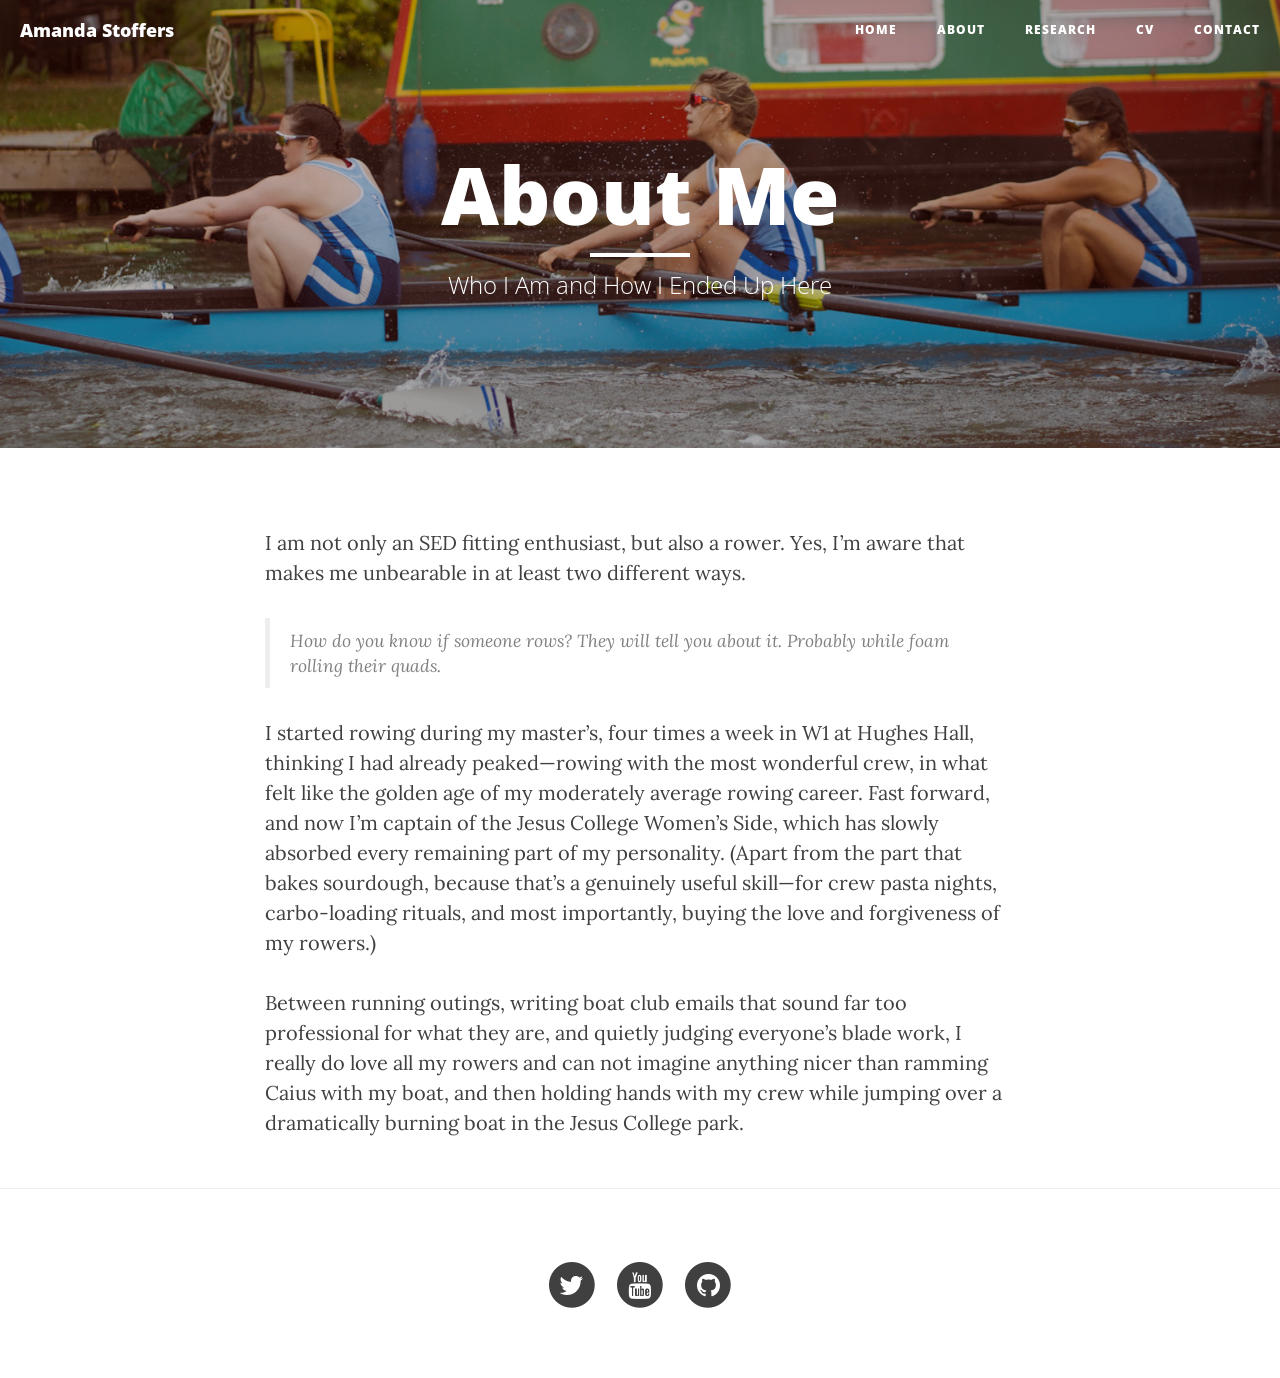
<file: about.html>
<!DOCTYPE html>
<html lang="en">

<head>

    <meta charset="utf-8">
    <meta http-equiv="X-UA-Compatible" content="IE=edge">
    <meta name="viewport" content="width=device-width, initial-scale=1">
    <meta name="description" content="">
    <meta name="author" content="">

    <title>Clean Blog - About</title>

    <!-- Bootstrap Core CSS -->
    <link href="css/bootstrap.min.css" rel="stylesheet">

    <!-- Custom CSS -->
    <link href="css/clean-blog.min.css" rel="stylesheet">

    <!-- Custom Fonts -->
    <link href="http://maxcdn.bootstrapcdn.com/font-awesome/4.1.0/css/font-awesome.min.css" rel="stylesheet" type="text/css">
    <link href='http://fonts.googleapis.com/css?family=Lora:400,700,400italic,700italic' rel='stylesheet' type='text/css'>
    <link href='http://fonts.googleapis.com/css?family=Open+Sans:300italic,400italic,600italic,700italic,800italic,400,300,600,700,800' rel='stylesheet' type='text/css'>

    <!-- HTML5 Shim and Respond.js IE8 support of HTML5 elements and media queries -->
    <!-- WARNING: Respond.js doesn't work if you view the page via file:// -->
    <!--[if lt IE 9]>
        <script src="https://oss.maxcdn.com/libs/html5shiv/3.7.0/html5shiv.js"></script>
        <script src="https://oss.maxcdn.com/libs/respond.js/1.4.2/respond.min.js"></script>
    <![endif]-->

</head>

<body>

    <!-- Navigation -->
    <nav class="navbar navbar-default navbar-custom navbar-fixed-top">
        <div class="container-fluid">
            <!-- Brand and toggle get grouped for better mobile display -->
            <div class="navbar-header page-scroll">
                <button type="button" class="navbar-toggle" data-toggle="collapse" data-target="#bs-example-navbar-collapse-1">
                    <span class="sr-only">Toggle navigation</span>
                    <span class="icon-bar"></span>
                    <span class="icon-bar"></span>
                    <span class="icon-bar"></span>
                </button>
                <a class="navbar-brand" href="index.html">Amanda Stoffers</a>
            </div>

            <!-- Collect the nav links, forms, and other content for toggling -->
            <div class="collapse navbar-collapse" id="bs-example-navbar-collapse-1">
                <ul class="nav navbar-nav navbar-right">
                    <li>
                        <a href="index.html">Home</a>
                    </li>
                    <li>
                        <a href="about.html">About</a>
                    </li>
                    <li>
                        <a href="post.html">Research</a>
                    </li>
                    <li>
                        <a href="cv.html">CV</a>
                    </li>
                    <li>
                        <a href="contact.html">contact</a>
                    </li>
                </ul>
            </div>
            <!-- /.navbar-collapse -->
        </div>
        <!-- /.container -->
    </nav>

    <!-- Page Header -->
    <!-- Set your background image for this header on the line below. -->
    <header class="intro-header" style="background-image: url('img/row.png')">
        <div class="container">
            <div class="row">
                <div class="col-lg-8 col-lg-offset-2 col-md-10 col-md-offset-1">
                    <div class="page-heading">
                        <h1>About Me</h1>
                        <hr class="small">
                        <span class="subheading">Who I Am and How I Ended Up Here </span>
                    </div>
                </div>
            </div>
        </div>
    </header>

    <!-- Main Content -->
    <div class="container">
        <div class="row">
            <div class="col-lg-8 col-lg-offset-2 col-md-10 col-md-offset-1">
                <p>I am not only an SED fitting enthusiast, but also a rower. Yes, I’m aware that makes me
                     unbearable in at least two different ways.</p>

                <blockquote>How do you know if someone rows? They will tell you about it. Probably while foam rolling their quads.</blockquote>

                <p>I started rowing during my master’s, four times a week in W1 at Hughes Hall, 
                    thinking I had already peaked—rowing with the most wonderful crew, in what felt 
                    like the golden age of my moderately average rowing career.
                     Fast forward, and now I’m captain of the Jesus College Women’s Side,
                      which has slowly absorbed every remaining part of my personality.
                       (Apart from the part that bakes sourdough, because that’s a genuinely useful skill—for crew pasta nights,
                        carbo-loading rituals, and most importantly, buying the love and forgiveness of my rowers.)</p>

                <p>Between running outings, writing boat club emails that sound far too professional 
                    for what they are, and quietly judging everyone’s blade work, I really do love all my rowers and can not imagine anything nicer
                     than ramming Caius with my boat, and then holding hands with my crew while jumping over a dramatically burning boat in the Jesus College park.</p>
            </div>
        </div>
    </div>

    <hr>

    <!-- Footer -->
    <footer>
        <div class="container">
            <div class="row">
                <div class="col-lg-8 col-lg-offset-2 col-md-10 col-md-offset-1">
                    <ul class="list-inline text-center">
                        <li>
                            <a href="https://twitter.com/Kopernika13">
                                <span class="fa-stack fa-lg">
                                    <i class="fa fa-circle fa-stack-2x"></i>
                                    <i class="fa fa-twitter fa-stack-1x fa-inverse"></i>
                                </span>
                            </a>
                        </li>
                        <li>
                            <a href="https://www.youtube.com/channel/UC8V7FP9RI1q0EgjiU_oDNzg">
                                <span class="fa-stack fa-lg">
                                    <i class="fa fa-circle fa-stack-2x"></i>
                                    <i class="fa fa-youtube fa-stack-1x fa-inverse"></i>
                                </span>
                            </a>
                        </li>
                        <li>
                            <a href="https://github.com/Espe13">
                                <span class="fa-stack fa-lg">
                                    <i class="fa fa-circle fa-stack-2x"></i>
                                    <i class="fa fa-github fa-stack-1x fa-inverse"></i>
                                </span>
                            </a>
                        </li>
                    </ul>
                    <!-- <p class="copyright text-muted">Copyright &copy; Your Website 2024</p>-->
                </div>
            </div>
        </div>
    </footer>

    <!-- jQuery -->
    <script src="js/jquery.js"></script>

    <!-- Bootstrap Core JavaScript -->
    <script src="js/bootstrap.min.js"></script>

    <!-- Custom Theme JavaScript -->
    <script src="js/clean-blog.min.js"></script>

</body>

</html>
</file>
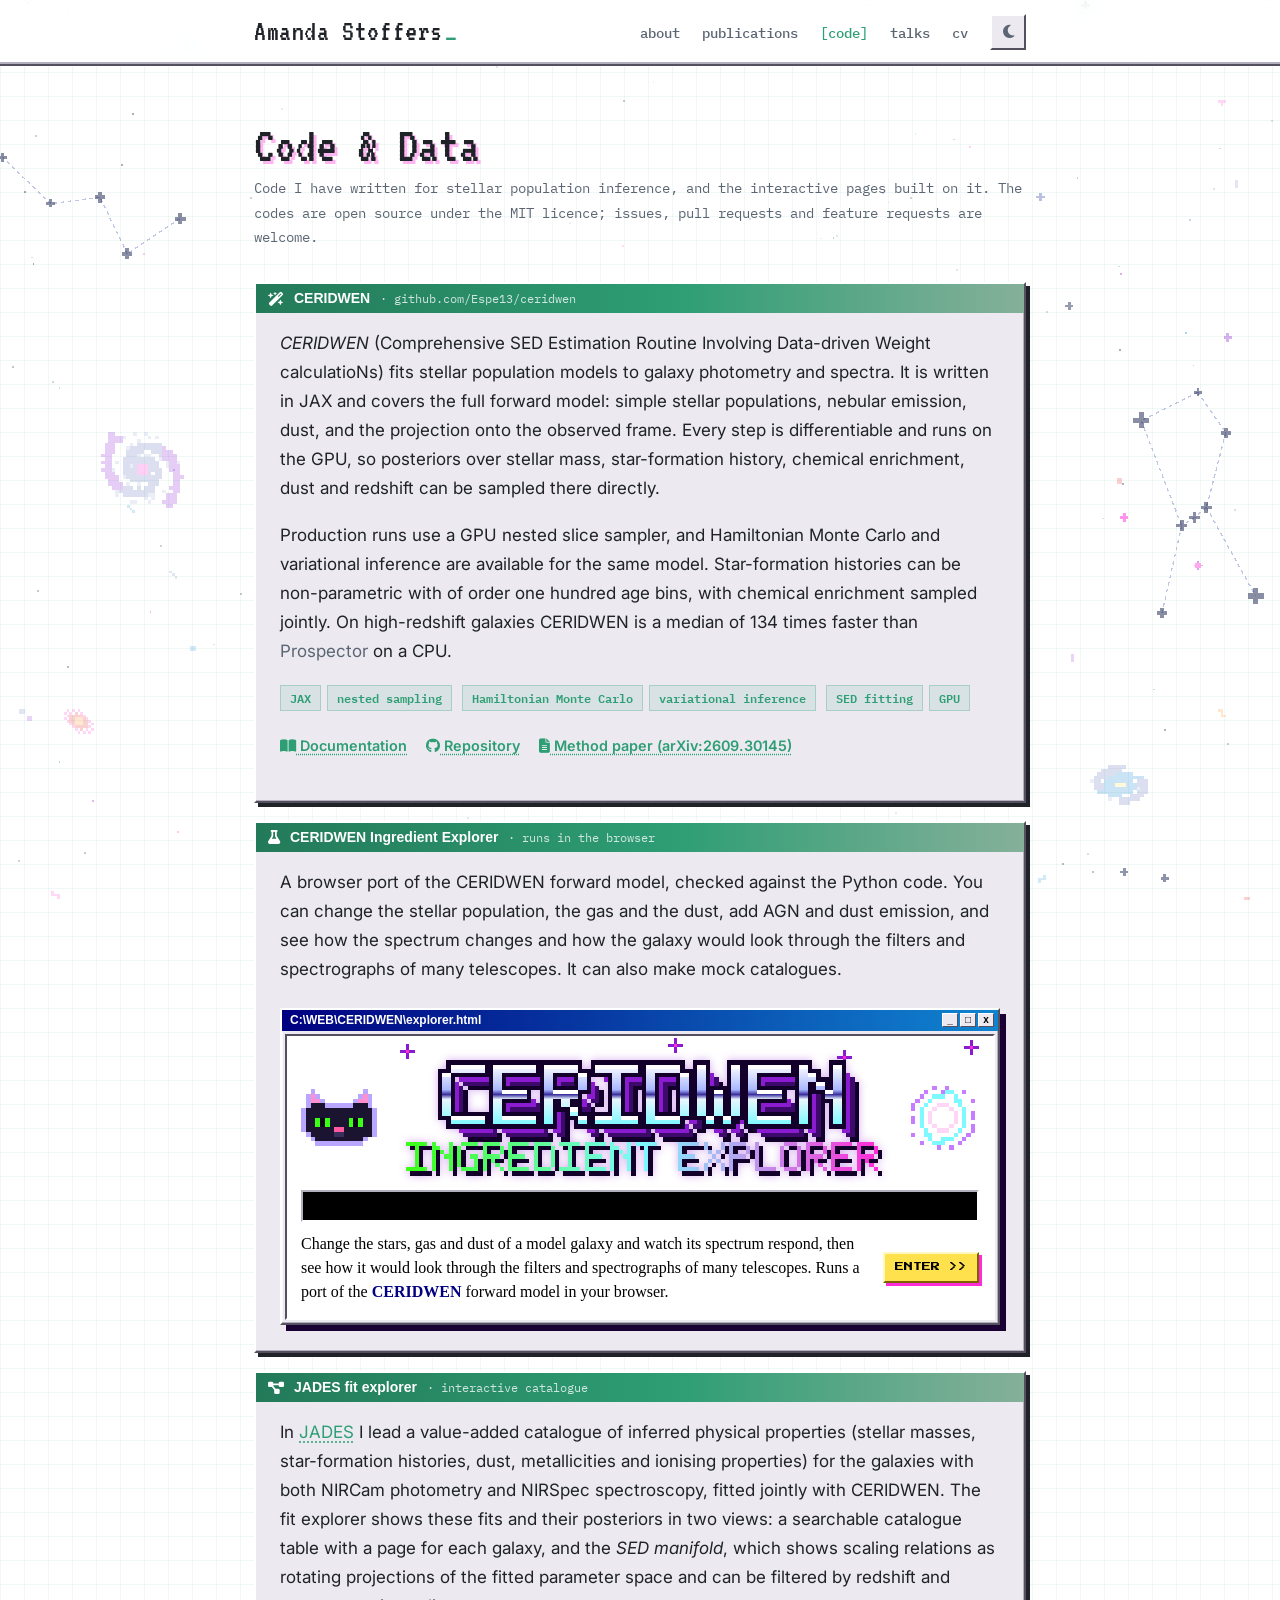
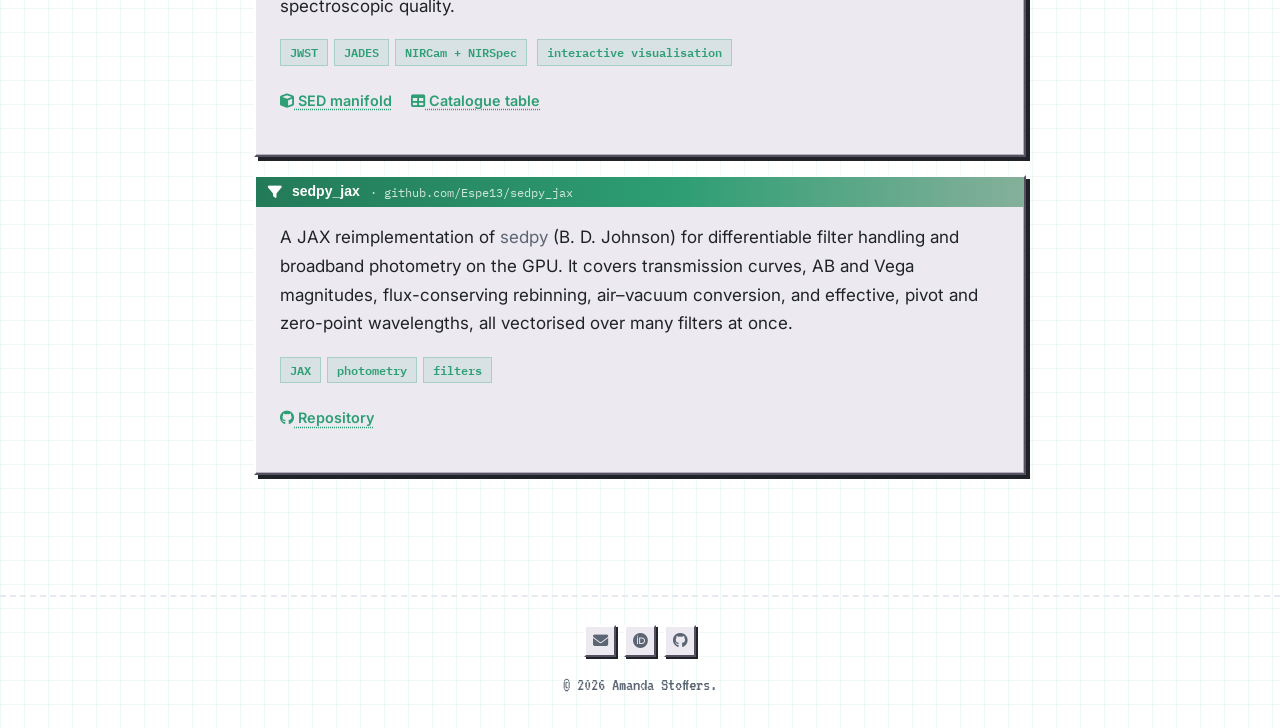
<file: code.html>
<!DOCTYPE html>
<html lang="en">
<head>
  <meta charset="utf-8">
  <meta name="viewport" content="width=device-width, initial-scale=1, shrink-to-fit=no">
  <meta name="author" content="Amanda Stoffers">
  <meta name="description" content="Open-source software by Amanda Stoffers: CERIDWEN, the CERIDWEN Ingredient Explorer, the JADES fit explorer and sedpy_jax.">
  <title>Code · Amanda Stoffers</title>
  <link rel="canonical" href="https://www.amanda-stoffers.de/code.html">
  <meta property="og:title" content="Code · Amanda Stoffers">
  <meta property="og:url" content="https://www.amanda-stoffers.de/code.html">
  <link rel="preconnect" href="https://fonts.googleapis.com">
  <link rel="preconnect" href="https://fonts.gstatic.com" crossorigin>
  <link href="https://fonts.googleapis.com/css2?family=Inter:wght@400;500;600;700;800&family=IBM+Plex+Mono:wght@400;600&family=Silkscreen:wght@400;700&family=Press+Start+2P&family=VT323&display=swap" rel="stylesheet">
  <link rel="stylesheet" href="https://cdnjs.cloudflare.com/ajax/libs/font-awesome/6.5.2/css/all.min.css">
  <link rel="stylesheet" href="assets/css/main.css?v=20261011c">
  <link rel="stylesheet" href="assets/css/retro-touch.css?v=20261011c">
  <script src="assets/js/main.js?v=20261011c"></script>
</head>
<body>

  <nav class="nav">
    <div class="nav-inner">
      <a class="brand" href="index.html">Amanda Stoffers</a>
      <button class="nav-toggle" aria-label="Toggle menu"><i class="fa-solid fa-bars"></i></button>
      <ul class="nav-links">
        <li><a href="index.html">about</a></li>
        <li><a href="publications.html">publications</a></li>
        <li><a href="code.html" class="active">code</a></li>
        <li><a href="talks.html">talks</a></li>
        <li><a href="cv.html">cv</a></li>
        <li><button class="theme-toggle" aria-label="Toggle theme"><i class="fa-solid fa-moon"></i></button></li>
      </ul>
    </div>
  </nav>

  <main>
    <div class="wrap">
      <h1>Code &amp; Data</h1>
      <p class="muted">Code I have written for stellar population inference, and the interactive pages built on it.
        The codes are open source under the MIT licence; issues, pull requests and feature requests are welcome.</p>

      <section style="margin-top:32px">

        <div class="card">
          <h3><i class="fa-solid fa-wand-magic-sparkles" style="color:var(--accent)"></i> CERIDWEN
            <span class="repo">· github.com/Espe13/ceridwen</span></h3>
          <p><em>CERIDWEN</em> (Comprehensive SED Estimation Routine Involving Data-driven Weight calculatioNs) fits
          stellar population models to galaxy photometry and spectra. It is written in JAX and covers the full
          forward model: simple stellar populations, nebular emission, dust, and the projection onto the observed
          frame. Every step is differentiable and runs on the GPU, so posteriors over stellar mass, star-formation
          history, chemical enrichment, dust and redshift can be sampled there directly.</p>
          <p>Production runs use a GPU nested slice sampler, and Hamiltonian Monte Carlo and variational inference are
          available for the same model. Star-formation histories can be non-parametric with of order one hundred age
          bins, with chemical enrichment sampled jointly. On high-redshift galaxies CERIDWEN is a median of 134 times
          faster than <span class="muted">Prospector</span> on a CPU.</p>
          <div class="meta">
            <span class="pill">JAX</span><span class="pill">nested sampling</span>
            <span class="pill">Hamiltonian Monte Carlo</span><span class="pill">variational inference</span>
            <span class="pill">SED fitting</span><span class="pill">GPU</span>
          </div>
          <p class="links-inline" style="margin-top:14px">
            <a href="/ceridwen/"><i class="fa-solid fa-book-open"></i> Documentation</a>
            <a href="https://github.com/Espe13/ceridwen"><i class="fa-brands fa-github"></i> Repository</a>
            <a href="https://arxiv.org/abs/2609.30145"><i class="fa-solid fa-file-lines"></i> Method paper (arXiv:2609.30145)</a>
          </p>
        </div>

        <div class="card">
          <h3><i class="fa-solid fa-flask" style="color:var(--accent)"></i> CERIDWEN Ingredient Explorer
            <span class="repo">· runs in the browser</span></h3>
          <p>A browser port of the CERIDWEN forward model, checked against the Python code. You can change the
          stellar population, the gas and the dust, add AGN and dust emission, and see how the spectrum changes and
          how the galaxy would look through the filters and spectrographs of many telescopes. It can also make mock
          catalogues.</p>
          <a class="retro-link" href="https://www.amanda-stoffers.de/ceridwen-explorer/#explorer">
            <span class="rl-bar"><span>C:\WEB\CERIDWEN\explorer.html</span><span class="rl-btns" aria-hidden="true"><span>_</span><span>&#9633;</span><span>x</span></span></span>
            <span class="rl-sky">
              <svg class="rl-spark s0" viewBox="0 0 5 5" shape-rendering="crispEdges" aria-hidden="true"><path fill="#fff" d="M2 0h1v5h-1zM0 2h5v1h-5z"/><path fill="#7df9ff" d="M2 2h1v1h-1z"/></svg><svg class="rl-spark s1" viewBox="0 0 5 5" shape-rendering="crispEdges" aria-hidden="true"><path fill="#fff" d="M2 0h1v5h-1zM0 2h5v1h-5z"/><path fill="#7df9ff" d="M2 2h1v1h-1z"/></svg><svg class="rl-spark s2" viewBox="0 0 5 5" shape-rendering="crispEdges" aria-hidden="true"><path fill="#fff" d="M2 0h1v5h-1zM0 2h5v1h-5z"/><path fill="#7df9ff" d="M2 2h1v1h-1z"/></svg><svg class="rl-spark s3" viewBox="0 0 5 5" shape-rendering="crispEdges" aria-hidden="true"><path fill="#fff" d="M2 0h1v5h-1zM0 2h5v1h-5z"/><path fill="#7df9ff" d="M2 2h1v1h-1z"/></svg>
              <span class="rl-ttl">
                <svg class="rl-sprite rl-cat" viewBox="0 0 16 12" shape-rendering="crispEdges" aria-hidden="true"><path fill="#b9a6ff" d="M2 0h1v1h-1zM13 0h1v1h-1zM1 1h1v1h-1zM3 1h1v1h-1zM12 1h1v1h-1zM14 1h1v1h-1zM1 2h1v1h-1zM4 2h1v1h-1zM11 2h1v1h-1zM14 2h1v1h-1zM1 3h1v1h-1zM5 3h1v1h-1zM6 3h1v1h-1zM7 3h1v1h-1zM8 3h1v1h-1zM9 3h1v1h-1zM10 3h1v1h-1zM14 3h1v1h-1zM0 4h1v1h-1zM15 4h1v1h-1zM0 5h1v1h-1zM15 5h1v1h-1zM0 6h1v1h-1zM15 6h1v1h-1zM0 7h1v1h-1zM15 7h1v1h-1zM0 8h1v1h-1zM15 8h1v1h-1zM1 9h1v1h-1zM15 9h1v1h-1zM2 10h1v1h-1zM13 10h1v1h-1zM3 11h1v1h-1zM4 11h1v1h-1zM5 11h1v1h-1zM6 11h1v1h-1zM7 11h1v1h-1zM8 11h1v1h-1zM9 11h1v1h-1zM10 11h1v1h-1zM11 11h1v1h-1zM12 11h1v1h-1z"/><path fill="#ff8fd0" d="M2 1h1v1h-1zM13 1h1v1h-1zM2 2h1v1h-1zM3 2h1v1h-1zM12 2h1v1h-1zM13 2h1v1h-1z"/><path fill="#1b1430" d="M2 3h1v1h-1zM3 3h1v1h-1zM4 3h1v1h-1zM11 3h1v1h-1zM12 3h1v1h-1zM13 3h1v1h-1zM1 4h1v1h-1zM2 4h1v1h-1zM3 4h1v1h-1zM4 4h1v1h-1zM5 4h1v1h-1zM6 4h1v1h-1zM7 4h1v1h-1zM8 4h1v1h-1zM9 4h1v1h-1zM10 4h1v1h-1zM11 4h1v1h-1zM12 4h1v1h-1zM13 4h1v1h-1zM14 4h1v1h-1zM1 5h1v1h-1zM2 5h1v1h-1zM3 5h1v1h-1zM4 5h1v1h-1zM5 5h1v1h-1zM6 5h1v1h-1zM7 5h1v1h-1zM8 5h1v1h-1zM9 5h1v1h-1zM10 5h1v1h-1zM11 5h1v1h-1zM12 5h1v1h-1zM13 5h1v1h-1zM14 5h1v1h-1zM1 6h1v1h-1zM2 6h1v1h-1zM6 6h1v1h-1zM7 6h1v1h-1zM8 6h1v1h-1zM9 6h1v1h-1zM13 6h1v1h-1zM14 6h1v1h-1zM1 7h1v1h-1zM2 7h1v1h-1zM6 7h1v1h-1zM7 7h1v1h-1zM8 7h1v1h-1zM9 7h1v1h-1zM13 7h1v1h-1zM14 7h1v1h-1zM1 8h1v1h-1zM2 8h1v1h-1zM3 8h1v1h-1zM4 8h1v1h-1zM5 8h1v1h-1zM6 8h1v1h-1zM9 8h1v1h-1zM10 8h1v1h-1zM11 8h1v1h-1zM12 8h1v1h-1zM13 8h1v1h-1zM14 8h1v1h-1zM2 9h1v1h-1zM3 9h1v1h-1zM4 9h1v1h-1zM5 9h1v1h-1zM6 9h1v1h-1zM9 9h1v1h-1zM10 9h1v1h-1zM11 9h1v1h-1zM12 9h1v1h-1zM13 9h1v1h-1zM14 9h1v1h-1zM3 10h1v1h-1zM4 10h1v1h-1zM5 10h1v1h-1zM6 10h1v1h-1zM7 10h1v1h-1zM8 10h1v1h-1zM9 10h1v1h-1zM10 10h1v1h-1zM11 10h1v1h-1zM12 10h1v1h-1z"/><path fill="#39ff14" d="M3 6h1v1h-1zM4 6h1v1h-1zM5 6h1v1h-1zM10 6h1v1h-1zM11 6h1v1h-1zM12 6h1v1h-1zM3 7h1v1h-1zM4 7h1v1h-1zM5 7h1v1h-1zM10 7h1v1h-1zM11 7h1v1h-1zM12 7h1v1h-1z"/><path fill="#ff5aa0" d="M7 8h1v1h-1zM8 8h1v1h-1z"/><path fill="#3a2f5c" d="M7 9h1v1h-1zM8 9h1v1h-1z"/><g class="pupils"><path fill="#0b0816" d="M4 6h1v2h-1zM11 6h1v2h-1z"/></g></svg>
                <span class="rl-ptwrap"><img class="rl-ptitle" src="assets/img/ceridwen-explorer-title.svg" width="119" height="29" alt="CERIDWEN Ingredient Explorer"><span class="rl-shimmer" aria-hidden="true"></span></span>
                <svg class="rl-sprite rl-galaxy" viewBox="0 0 17 15" shape-rendering="crispEdges" aria-hidden="true"><path fill="#c77dff" d="M6 0h1v1h-1zM9 0h1v1h-1zM4 1h1v1h-1zM8 1h1v1h-1zM13 1h1v1h-1zM3 2h1v1h-1zM2 3h1v1h-1zM15 3h1v1h-1zM1 4h1v1h-1zM1 5h1v1h-1zM15 6h1v1h-1zM1 7h1v1h-1zM15 7h1v1h-1zM1 8h1v1h-1zM15 9h1v1h-1zM15 10h1v1h-1zM1 11h1v1h-1zM14 11h1v1h-1zM13 12h1v1h-1zM3 13h1v1h-1zM12 13h1v1h-1zM7 14h1v1h-1zM10 14h1v1h-1z"/><path fill="#7df9ff" d="M9 1h1v1h-1zM10 1h1v1h-1zM6 2h1v1h-1zM7 2h1v1h-1zM8 2h1v1h-1zM11 2h1v1h-1zM5 3h1v1h-1zM11 3h1v1h-1zM12 3h1v1h-1zM4 4h1v1h-1zM12 4h1v1h-1zM3 5h1v1h-1zM13 5h1v1h-1zM3 6h1v1h-1zM13 6h1v1h-1zM3 7h1v1h-1zM13 7h1v1h-1zM3 8h1v1h-1zM13 8h1v1h-1zM3 9h1v1h-1zM13 9h1v1h-1zM4 10h1v1h-1zM12 10h1v1h-1zM4 11h1v1h-1zM5 11h1v1h-1zM11 11h1v1h-1zM5 12h1v1h-1zM8 12h1v1h-1zM9 12h1v1h-1zM10 12h1v1h-1zM6 13h1v1h-1zM7 13h1v1h-1zM8 13h1v1h-1z"/><path fill="#ffd6f5" d="M7 4h1v1h-1zM8 4h1v1h-1zM9 4h1v1h-1zM6 5h1v1h-1zM10 5h1v1h-1zM5 6h1v1h-1zM11 6h1v1h-1zM5 7h1v1h-1zM11 7h1v1h-1zM5 8h1v1h-1zM11 8h1v1h-1zM6 9h1v1h-1zM10 9h1v1h-1zM7 10h1v1h-1zM8 10h1v1h-1zM9 10h1v1h-1z"/><path fill="#ffffff" d="M7 5h1v1h-1zM8 5h1v1h-1zM9 5h1v1h-1zM6 6h1v1h-1zM7 6h1v1h-1zM8 6h1v1h-1zM9 6h1v1h-1zM10 6h1v1h-1zM6 7h1v1h-1zM7 7h1v1h-1zM8 7h1v1h-1zM9 7h1v1h-1zM10 7h1v1h-1zM6 8h1v1h-1zM7 8h1v1h-1zM8 8h1v1h-1zM9 8h1v1h-1zM10 8h1v1h-1zM7 9h1v1h-1zM8 9h1v1h-1zM9 9h1v1h-1z"/></svg>
              </span>
              <span class="rl-ticker" aria-hidden="true"><span>*** CERIDWEN INGREDIENT EXPLORER *** stars + gas + dust = one galaxy spectrum *** move a slider, watch the light change *** now with AGN, dust emission and mock catalogues *** click to enter *** </span></span>
              <span class="rl-foot">
                <span class="rl-lede">Change the stars, gas and dust of a model galaxy and watch its spectrum respond, then see how it would look through the filters and spectrographs of many telescopes. Runs a port of the <b>CERIDWEN</b> forward model in your browser.</span>
                <span class="rl-enter" aria-hidden="true">ENTER &gt;&gt;</span>
              </span>
            </span>
          </a>
        </div>

        <div class="card">
          <h3><i class="fa-solid fa-diagram-project" style="color:var(--accent)"></i> JADES fit explorer
            <span class="repo">· interactive catalogue</span></h3>
          <p>In <a href="https://jades-survey.github.io/">JADES</a> I lead a value-added catalogue of inferred
          physical properties (stellar masses, star-formation histories, dust, metallicities and ionising properties)
          for the galaxies with both NIRCam photometry and NIRSpec spectroscopy, fitted jointly with CERIDWEN. The fit
          explorer shows these fits and their posteriors in two views: a searchable catalogue table with a page for
          each galaxy, and the <em>SED manifold</em>, which shows scaling relations as rotating projections of the
          fitted parameter space and can be filtered by redshift and spectroscopic quality.</p>
          <div class="meta">
            <span class="pill">JWST</span><span class="pill">JADES</span><span class="pill">NIRCam + NIRSpec</span>
            <span class="pill">interactive visualisation</span>
          </div>
          <p class="links-inline" style="margin-top:14px">
            <a href="/jades-fit-explorer/manifold.html"><i class="fa-solid fa-cube"></i> SED manifold</a>
            <a href="/jades-fit-explorer/index.html"><i class="fa-solid fa-table"></i> Catalogue table</a>
          </p>
        </div>

        <div class="card">
          <h3><i class="fa-solid fa-filter" style="color:var(--accent)"></i> sedpy_jax
            <span class="repo">· github.com/Espe13/sedpy_jax</span></h3>
          <p>A JAX reimplementation of <span class="muted">sedpy</span> (B.&nbsp;D. Johnson) for differentiable filter
          handling and broadband photometry on the GPU. It covers transmission curves, AB and Vega magnitudes,
          flux-conserving rebinning, air&ndash;vacuum conversion, and effective, pivot and zero-point wavelengths, all
          vectorised over many filters at once.</p>
          <div class="meta">
            <span class="pill">JAX</span><span class="pill">photometry</span><span class="pill">filters</span>
          </div>
          <p class="links-inline" style="margin-top:14px">
            <a href="https://github.com/Espe13/sedpy_jax"><i class="fa-brands fa-github"></i> Repository</a>
          </p>
        </div>

      </section>
    </div>
  </main>

  <footer>
    <div class="wrap">
      <div class="social">
        <a href="mailto:aas208@cam.ac.uk" aria-label="Email"><i class="fa-solid fa-envelope"></i></a>
        <a href="https://orcid.org/0009-0009-5464-3558" aria-label="ORCID"><i class="fa-brands fa-orcid"></i></a>
        <a href="https://github.com/Espe13" aria-label="GitHub"><i class="fa-brands fa-github"></i></a>
      </div>
      &copy; <span id="year"></span> Amanda Stoffers.
    </div>
  </footer>
  <script>document.getElementById("year").textContent = new Date().getFullYear();</script>
</body>
</html>
</file>
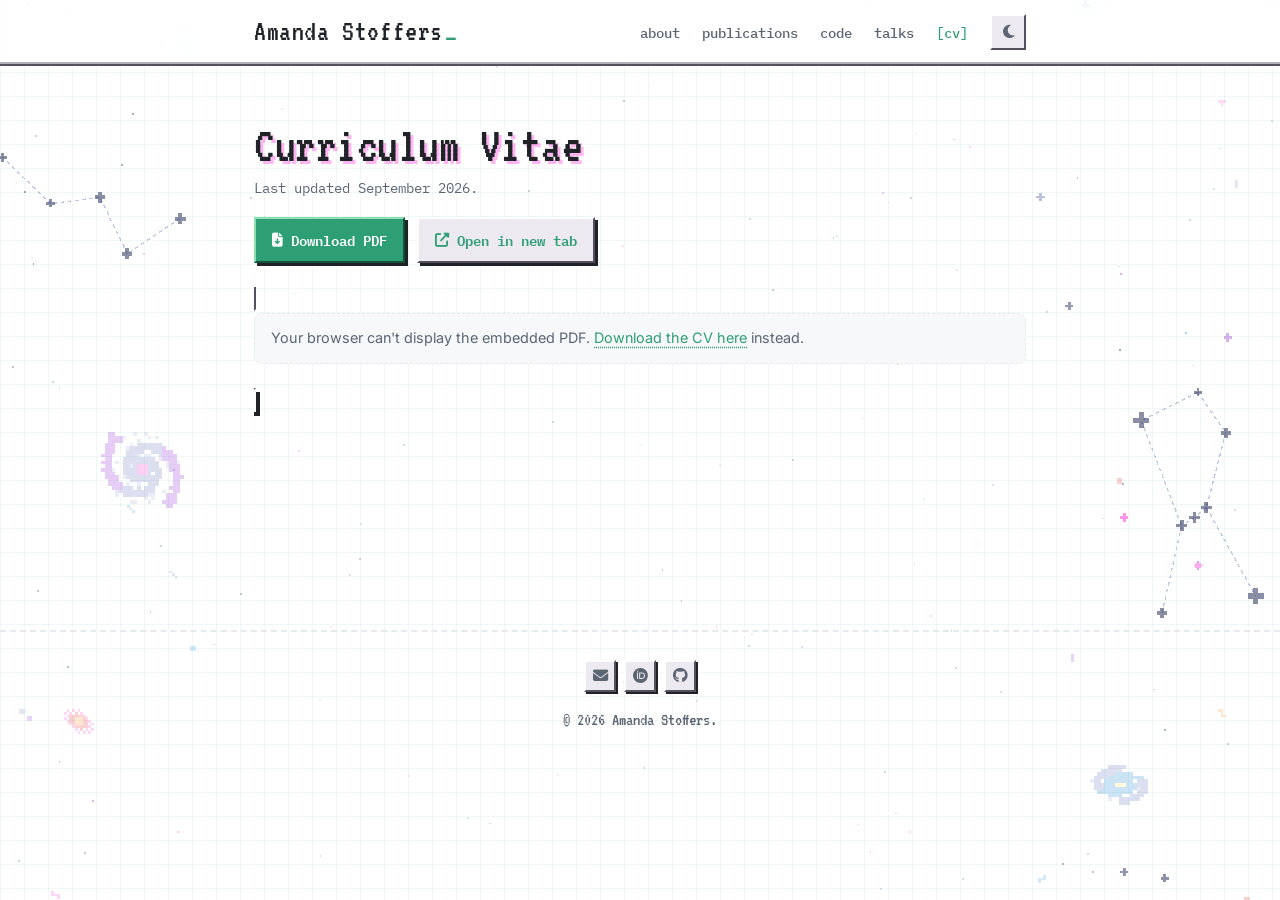
<file: cv.html>
<!DOCTYPE html>
<html lang="en">
<head>
  <meta charset="utf-8">
  <meta name="viewport" content="width=device-width, initial-scale=1, shrink-to-fit=no">
  <meta name="author" content="Amanda Stoffers">
  <meta name="description" content="Curriculum vitae of Amanda Stoffers.">
  <title>CV · Amanda Stoffers</title>
  <link rel="canonical" href="https://www.amanda-stoffers.de/cv.html">
  <link rel="preconnect" href="https://fonts.googleapis.com">
  <link rel="preconnect" href="https://fonts.gstatic.com" crossorigin>
  <link href="https://fonts.googleapis.com/css2?family=Inter:wght@400;500;600;700;800&family=IBM+Plex+Mono:wght@400;600&family=Silkscreen:wght@400;700&family=Press+Start+2P&family=VT323&display=swap" rel="stylesheet">
  <link rel="stylesheet" href="https://cdnjs.cloudflare.com/ajax/libs/font-awesome/6.5.2/css/all.min.css">
  <link rel="stylesheet" href="assets/css/main.css?v=20261011c">
  <link rel="stylesheet" href="assets/css/retro-touch.css?v=20261011c">
  <script src="assets/js/main.js?v=20261011c"></script>
</head>
<body>

  <nav class="nav">
    <div class="nav-inner">
      <a class="brand" href="index.html">Amanda Stoffers</a>
      <button class="nav-toggle" aria-label="Toggle menu"><i class="fa-solid fa-bars"></i></button>
      <ul class="nav-links">
        <li><a href="index.html">about</a></li>
        <li><a href="publications.html">publications</a></li>
        <li><a href="code.html">code</a></li>
        <li><a href="talks.html">talks</a></li>
        <li><a href="cv.html" class="active">cv</a></li>
        <li><button class="theme-toggle" aria-label="Toggle theme"><i class="fa-solid fa-moon"></i></button></li>
      </ul>
    </div>
  </nav>

  <main>
    <div class="wrap">
      <h1>Curriculum Vitae</h1>
      <p class="muted">Last updated September 2026.</p>
      <div class="btn-row" style="margin:8px 0 22px">
        <a class="btn btn-primary" href="assets/pdf/cv.pdf" download><i class="fa-solid fa-file-arrow-down"></i> Download PDF</a>
        <a class="btn btn-ghost" href="assets/pdf/cv.pdf" target="_blank" rel="noopener"><i class="fa-solid fa-up-right-from-square"></i> Open in new tab</a>
      </div>

      <object class="pdf-frame" data="assets/pdf/cv.pdf" type="application/pdf">
        <p class="note">Your browser can't display the embedded PDF.
          <a href="assets/pdf/cv.pdf">Download the CV here</a> instead.</p>
      </object>
    </div>
  </main>

  <footer>
    <div class="wrap">
      <div class="social">
        <a href="mailto:aas208@cam.ac.uk" aria-label="Email"><i class="fa-solid fa-envelope"></i></a>
        <a href="https://orcid.org/0009-0009-5464-3558" aria-label="ORCID"><i class="fa-brands fa-orcid"></i></a>
        <a href="https://github.com/Espe13" aria-label="GitHub"><i class="fa-brands fa-github"></i></a>
      </div>
      &copy; <span id="year"></span> Amanda Stoffers.
    </div>
  </footer>
  <script>document.getElementById("year").textContent = new Date().getFullYear();</script>
</body>
</html>
</file>
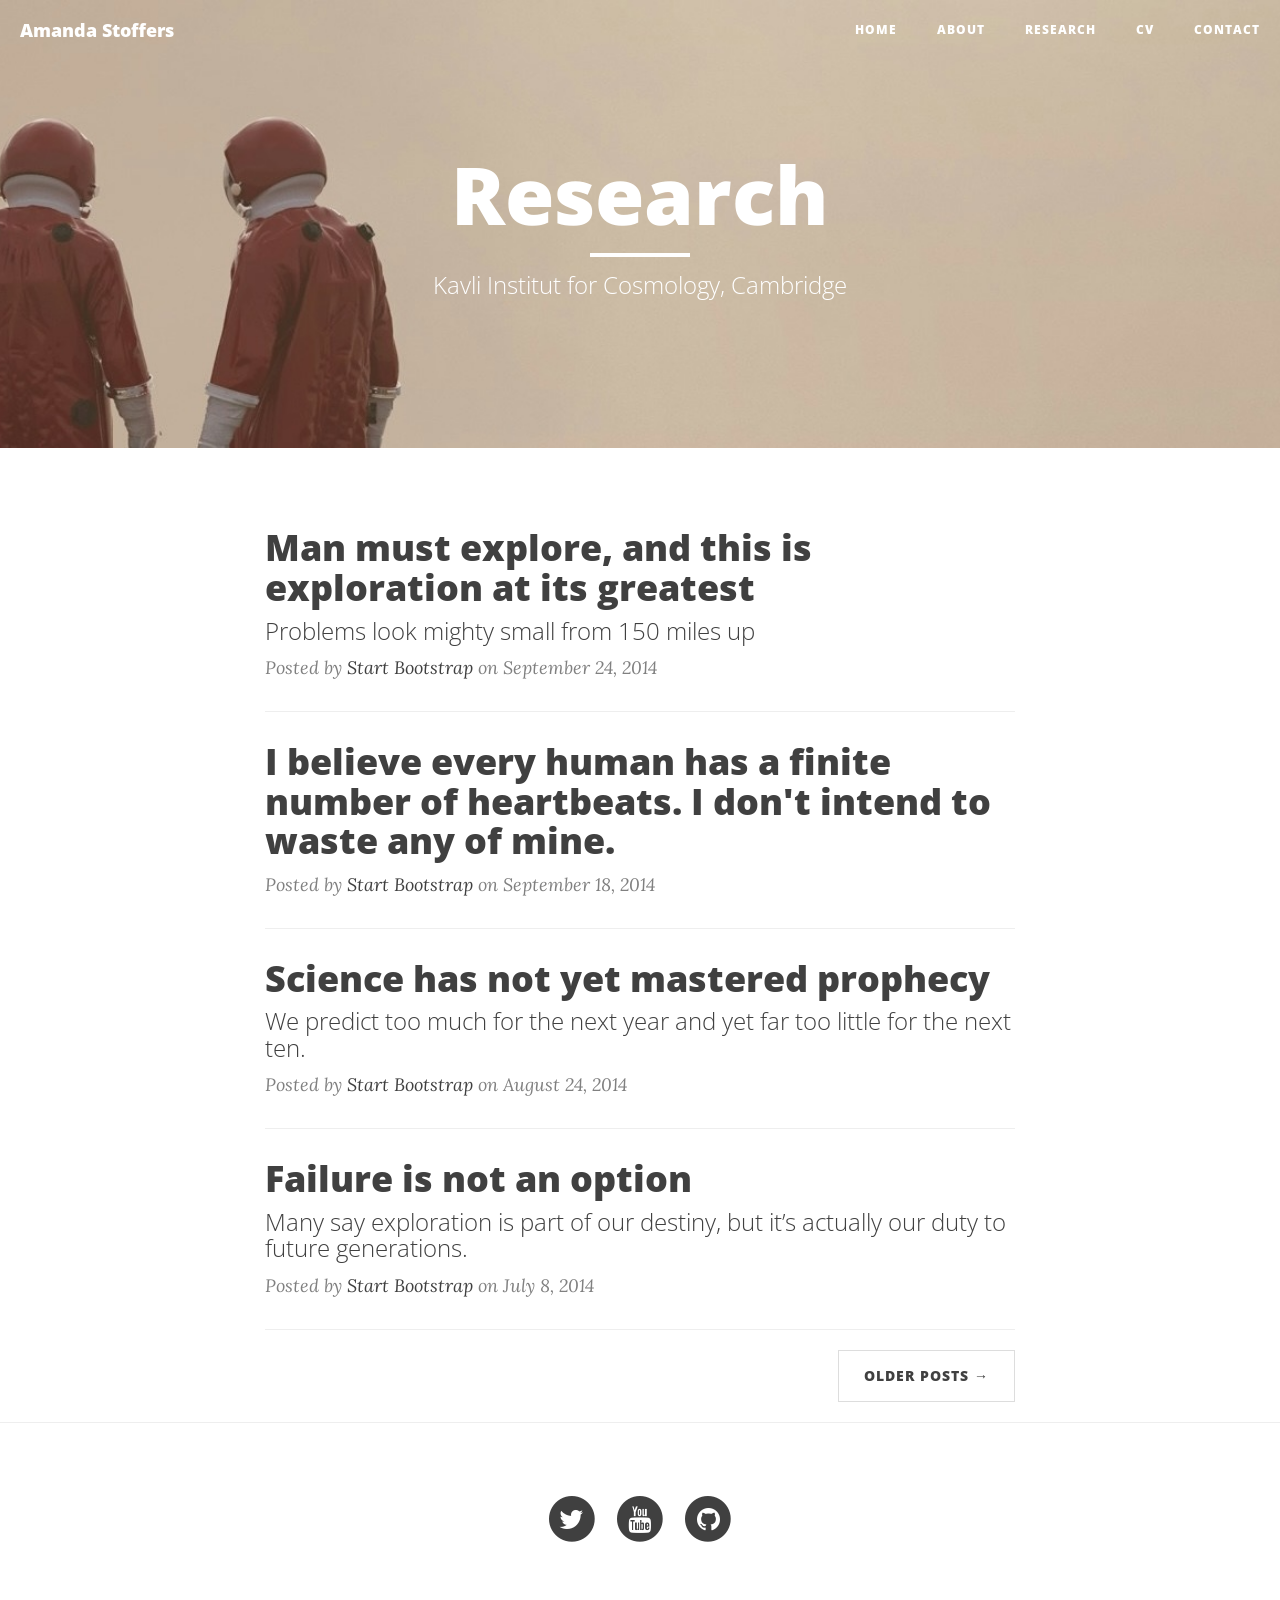
<file: post.html>
<!DOCTYPE html>
<html lang="en">

<head>

    <meta charset="utf-8">
    <meta http-equiv="X-UA-Compatible" content="IE=edge">
    <meta name="viewport" content="width=device-width, initial-scale=1">
    <meta name="description" content="">
    <meta name="author" content="">

    <title>Clean Blog</title>

    <!-- Bootstrap Core CSS -->
    <link href="css/bootstrap.min.css" rel="stylesheet">

    <!-- Custom CSS -->
    <link href="css/clean-blog.min.css" rel="stylesheet">

    <!-- Custom Fonts -->
    <link href="http://maxcdn.bootstrapcdn.com/font-awesome/4.1.0/css/font-awesome.min.css" rel="stylesheet" type="text/css">
    <link href='http://fonts.googleapis.com/css?family=Lora:400,700,400italic,700italic' rel='stylesheet' type='text/css'>
    <link href='http://fonts.googleapis.com/css?family=Open+Sans:300italic,400italic,600italic,700italic,800italic,400,300,600,700,800' rel='stylesheet' type='text/css'>

    <!-- HTML5 Shim and Respond.js IE8 support of HTML5 elements and media queries -->
    <!-- WARNING: Respond.js doesn't work if you view the page via file:// -->
    <!--[if lt IE 9]>
        <script src="https://oss.maxcdn.com/libs/html5shiv/3.7.0/html5shiv.js"></script>
        <script src="https://oss.maxcdn.com/libs/respond.js/1.4.2/respond.min.js"></script>
    <![endif]-->

</head>

<body>

    <!-- Navigation -->
    <nav class="navbar navbar-default navbar-custom navbar-fixed-top">
        <div class="container-fluid">
            <!-- Brand and toggle get grouped for better mobile display -->
            <div class="navbar-header page-scroll">
                <button type="button" class="navbar-toggle" data-toggle="collapse" data-target="#bs-example-navbar-collapse-1">
                    <span class="sr-only">Toggle navigation</span>
                    <span class="icon-bar"></span>
                    <span class="icon-bar"></span>
                    <span class="icon-bar"></span>
                </button>
                <a class="navbar-brand" href="index.html">Amanda Stoffers</a>
            </div>

            <!-- Collect the nav links, forms, and other content for toggling -->
            <div class="collapse navbar-collapse" id="bs-example-navbar-collapse-1">
                <ul class="nav navbar-nav navbar-right">
                    <li>
                        <a href="index.html">Home</a>
                    </li>
                    <li>
                        <a href="about.html">About</a>
                    </li>
                    <li>
                        <a href="post.html">Research</a>
                    </li>
                    <li>
                        <a href="cv.html">CV</a>
                    </li>
                    <li>
                        <a href="contact.html">contact</a>
                    </li>
                </ul>
            </div>
            <!-- /.navbar-collapse -->
        </div>
        <!-- /.container -->
    </nav>

    <!-- Page Header -->
    <!-- Set your background image for this header on the line below. -->
    <header class="intro-header" style="background-image: url('img/astronautcut.jpg')">
        <div class="container">
            <div class="row">
                <div class="col-lg-8 col-lg-offset-2 col-md-10 col-md-offset-1">
                    <div class="site-heading">
                        <h1>Research</h1>
                        <hr class="small">
                        <span class="subheading">Kavli Institut for Cosmology, Cambridge</span>
                    </div>
                </div>
            </div>
        </div>
    </header>

    <!-- Main Content -->
    <div class="container">
        <div class="row">
            <div class="col-lg-8 col-lg-offset-2 col-md-10 col-md-offset-1">
                <div class="post-preview">
                    <a href="post.html">
                        <h2 class="post-title">
                            Man must explore, and this is exploration at its greatest
                        </h2>
                        <h3 class="post-subtitle">
                            Problems look mighty small from 150 miles up
                        </h3>
                    </a>
                    <p class="post-meta">Posted by <a href="#">Start Bootstrap</a> on September 24, 2014</p>
                </div>
                <hr>
                <div class="post-preview">
                    <a href="post.html">
                        <h2 class="post-title">
                            I believe every human has a finite number of heartbeats. I don't intend to waste any of mine.
                        </h2>
                    </a>
                    <p class="post-meta">Posted by <a href="#">Start Bootstrap</a> on September 18, 2014</p>
                </div>
                <hr>
                <div class="post-preview">
                    <a href="post.html">
                        <h2 class="post-title">
                            Science has not yet mastered prophecy
                        </h2>
                        <h3 class="post-subtitle">
                            We predict too much for the next year and yet far too little for the next ten.
                        </h3>
                    </a>
                    <p class="post-meta">Posted by <a href="#">Start Bootstrap</a> on August 24, 2014</p>
                </div>
                <hr>
                <div class="post-preview">
                    <a href="post.html">
                        <h2 class="post-title">
                            Failure is not an option
                        </h2>
                        <h3 class="post-subtitle">
                            Many say exploration is part of our destiny, but it’s actually our duty to future generations.
                        </h3>
                    </a>
                    <p class="post-meta">Posted by <a href="#">Start Bootstrap</a> on July 8, 2014</p>
                </div>
                <hr>
                <!-- Pager -->
                <ul class="pager">
                    <li class="next">
                        <a href="#">Older Posts &rarr;</a>
                    </li>
                </ul>
            </div>
        </div>
    </div>

    <hr>

    <!-- Footer -->
    <footer>
        <div class="container">
            <div class="row">
                <div class="col-lg-8 col-lg-offset-2 col-md-10 col-md-offset-1">
                    <ul class="list-inline text-center">
                        <li>
                            <a href="https://twitter.com/Kopernika13">
                                <span class="fa-stack fa-lg">
                                    <i class="fa fa-circle fa-stack-2x"></i>
                                    <i class="fa fa-twitter fa-stack-1x fa-inverse"></i>
                                </span>
                            </a>
                        </li>
                        <li>
                            <a href="https://www.youtube.com/channel/UC8V7FP9RI1q0EgjiU_oDNzg">
                                <span class="fa-stack fa-lg">
                                    <i class="fa fa-circle fa-stack-2x"></i>
                                    <i class="fa fa-youtube fa-stack-1x fa-inverse"></i>
                                </span>
                            </a>
                        </li>
                        <li>
                            <a href="https://github.com/Espe13">
                                <span class="fa-stack fa-lg">
                                    <i class="fa fa-circle fa-stack-2x"></i>
                                    <i class="fa fa-github fa-stack-1x fa-inverse"></i>
                                </span>
                            </a>
                        </li>
                    </ul>
                    <!-- <p class="copyright text-muted">Copyright &copy; Your Website 2024</p>-->
                </div>
            </div>
        </div>
    </footer>

    <!-- jQuery -->
    <script src="js/jquery.js"></script>

    <!-- Bootstrap Core JavaScript -->
    <script src="js/bootstrap.min.js"></script>

    <!-- Custom Theme JavaScript -->
    <script src="js/clean-blog.min.js"></script>

</body>

</html>
</file>
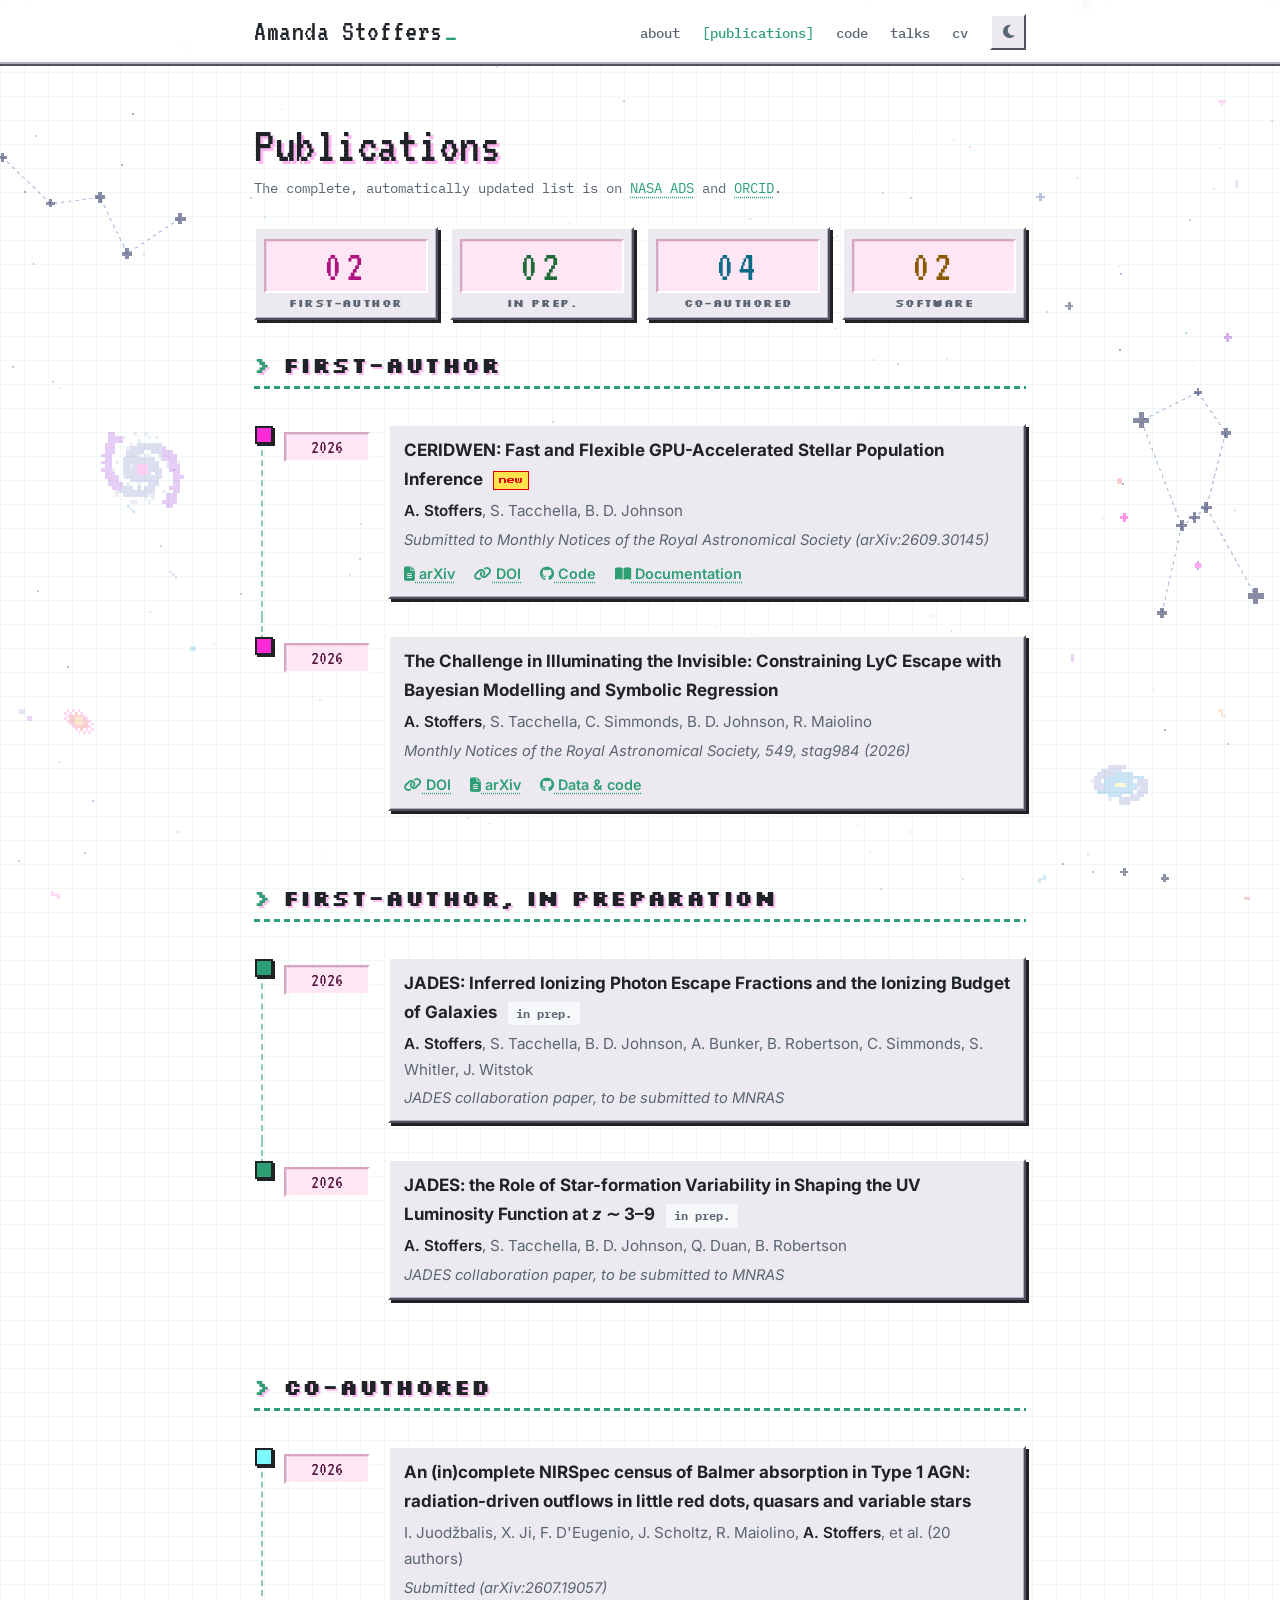
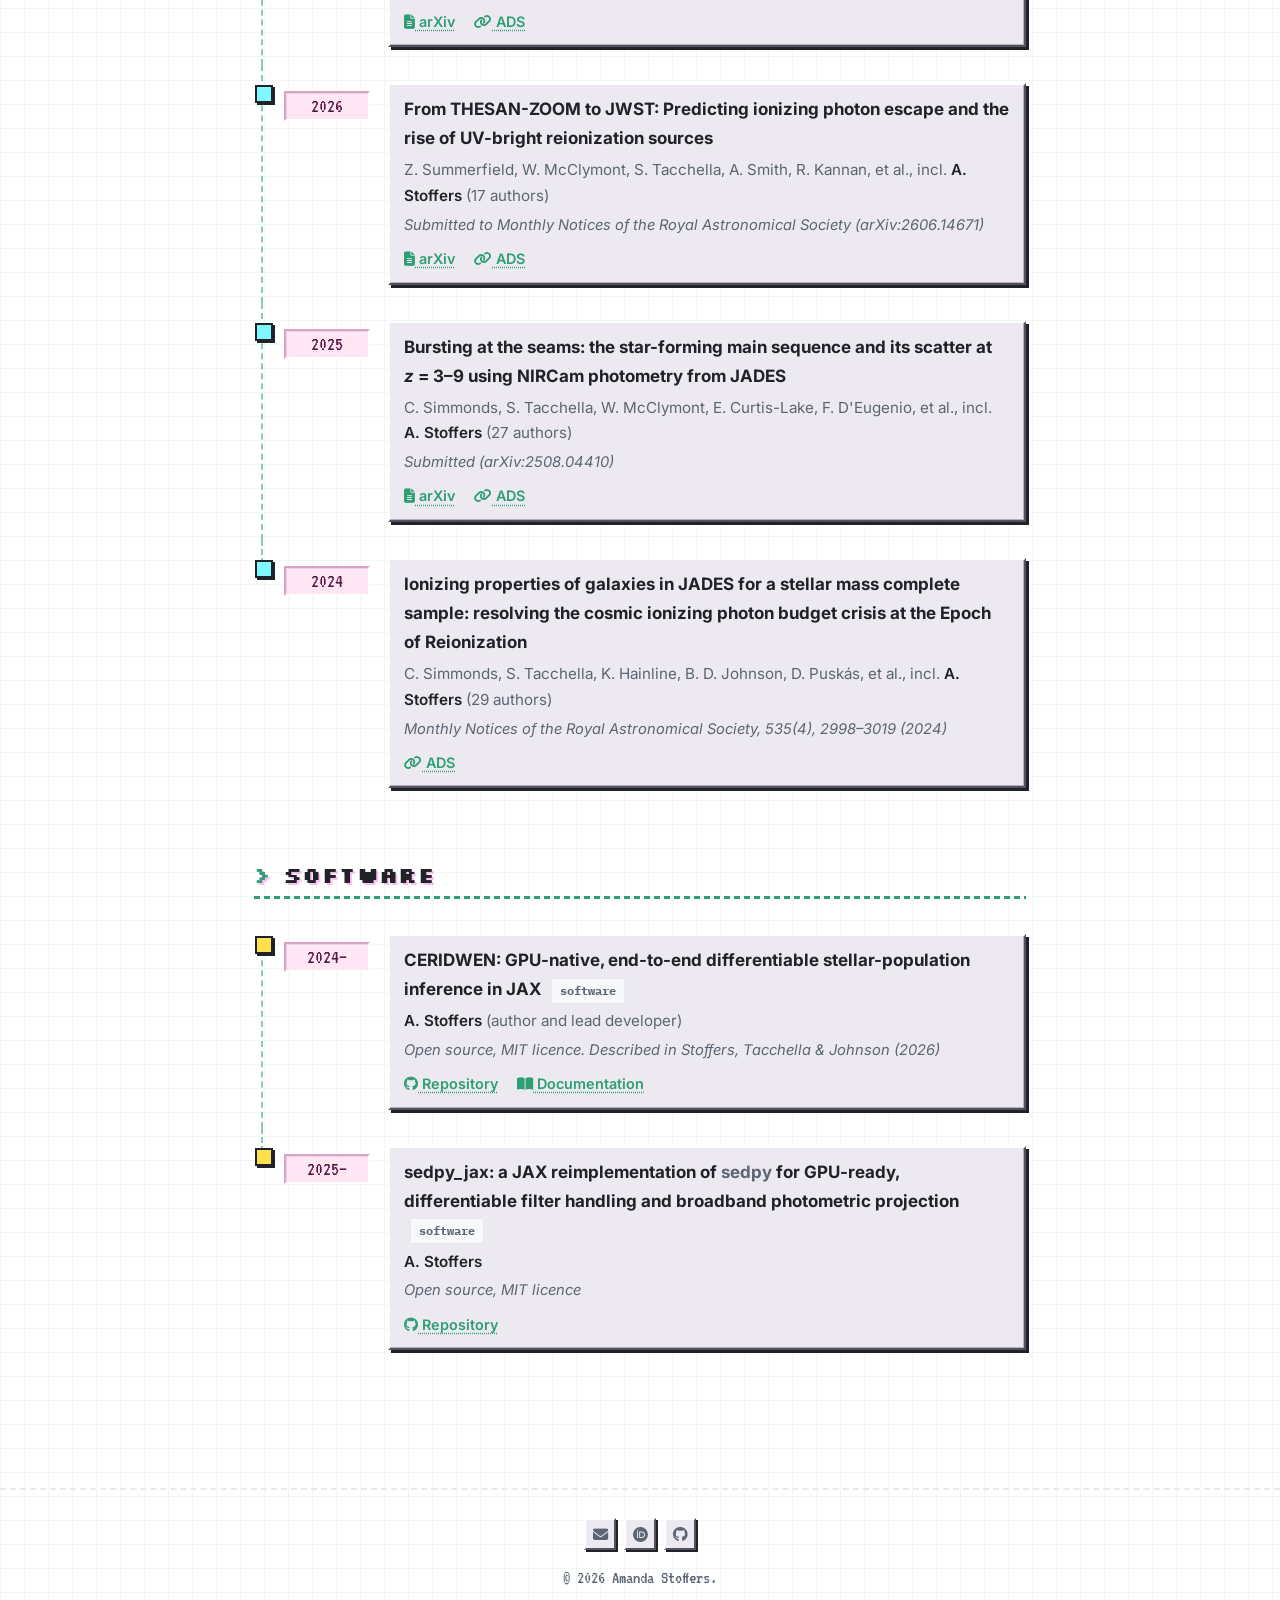
<file: publications.html>
<!DOCTYPE html>
<html lang="en">
<head>
  <meta charset="utf-8">
  <meta name="viewport" content="width=device-width, initial-scale=1, shrink-to-fit=no">
  <meta name="author" content="Amanda Stoffers">
  <meta name="description" content="Publications by Amanda Stoffers, including the CERIDWEN method paper (arXiv:2609.30145) and the LzLCS Lyman-continuum escape paper (MNRAS).">
  <title>Publications · Amanda Stoffers</title>
  <link rel="canonical" href="https://www.amanda-stoffers.de/publications.html">
  <meta property="og:title" content="Publications · Amanda Stoffers">
  <meta property="og:url" content="https://www.amanda-stoffers.de/publications.html">
  <link rel="preconnect" href="https://fonts.googleapis.com">
  <link rel="preconnect" href="https://fonts.gstatic.com" crossorigin>
  <link href="https://fonts.googleapis.com/css2?family=Inter:wght@400;500;600;700;800&family=IBM+Plex+Mono:wght@400;600&family=Silkscreen:wght@400;700&family=Press+Start+2P&family=VT323&display=swap" rel="stylesheet">
  <link rel="stylesheet" href="https://cdnjs.cloudflare.com/ajax/libs/font-awesome/6.5.2/css/all.min.css">
  <link rel="stylesheet" href="assets/css/main.css?v=20261011c">
  <link rel="stylesheet" href="assets/css/retro-touch.css?v=20261011c">
  <script src="assets/js/main.js?v=20261011c"></script>
</head>
<body>

  <nav class="nav">
    <div class="nav-inner">
      <a class="brand" href="index.html">Amanda Stoffers</a>
      <button class="nav-toggle" aria-label="Toggle menu"><i class="fa-solid fa-bars"></i></button>
      <ul class="nav-links">
        <li><a href="index.html">about</a></li>
        <li><a href="publications.html" class="active">publications</a></li>
        <li><a href="code.html">code</a></li>
        <li><a href="talks.html">talks</a></li>
        <li><a href="cv.html">cv</a></li>
        <li><button class="theme-toggle" aria-label="Toggle theme"><i class="fa-solid fa-moon"></i></button></li>
      </ul>
    </div>
  </nav>

  <main>
    <div class="wrap">
      <h1>Publications</h1>
      <p class="muted">The complete, automatically updated list is on
        <a href="https://ui.adsabs.harvard.edu/search/q=author%3A%22Stoffers%2C%20A%22&amp;sort=date%20desc">NASA ADS</a>
        and <a href="https://orcid.org/0009-0009-5464-3558">ORCID</a>.</p>

      <div class="lcd-stats" aria-label="Summary of publications">
        <a class="lcd" href="#first"><b data-count="first">00</b><span>first-author</span></a>
        <a class="lcd" href="#prep"><b data-count="prep">00</b><span>in prep.</span></a>
        <a class="lcd" href="#coauthor"><b data-count="coauthor">00</b><span>co-authored</span></a>
        <a class="lcd" href="#software"><b data-count="software">00</b><span>software</span></a>
      </div>

      <section id="first" data-kind="first" style="margin-top:32px">
        <h2>First-author</h2>

        <div class="pub">
          <div class="pub-year">2026</div>
          <div class="pub-body">
            <p class="pub-title">CERIDWEN: Fast and Flexible GPU-Accelerated Stellar Population Inference
              <span class="tag tag-new">new</span></p>
            <p class="pub-authors"><span class="me">A. Stoffers</span>, S. Tacchella, B. D. Johnson</p>
            <p class="pub-venue">Submitted to Monthly Notices of the Royal Astronomical Society (arXiv:2609.30145)</p>
            <p class="links-inline">
              <a href="https://arxiv.org/abs/2609.30145"><i class="fa-solid fa-file-lines"></i> arXiv</a>
              <a href="https://doi.org/10.48550/arXiv.2609.30145"><i class="fa-solid fa-link"></i> DOI</a>
              <a href="https://github.com/Espe13/ceridwen"><i class="fa-brands fa-github"></i> Code</a>
              <a href="/ceridwen/"><i class="fa-solid fa-book-open"></i> Documentation</a>
            </p>
          </div>
        </div>

        <div class="pub">
          <div class="pub-year">2026</div>
          <div class="pub-body">
            <p class="pub-title">The Challenge in Illuminating the Invisible: Constraining LyC Escape with Bayesian
              Modelling and Symbolic Regression</p>
            <p class="pub-authors"><span class="me">A. Stoffers</span>, S. Tacchella, C. Simmonds, B. D. Johnson,
              R. Maiolino</p>
            <p class="pub-venue">Monthly Notices of the Royal Astronomical Society, 549, stag984 (2026)</p>
            <p class="links-inline">
              <a href="https://doi.org/10.1093/mnras/stag984"><i class="fa-solid fa-link"></i> DOI</a>
              <a href="https://arxiv.org/abs/2511.02908"><i class="fa-solid fa-file-lines"></i> arXiv</a>
              <a href="https://github.com/Espe13/LzLCS_Prospector"><i class="fa-brands fa-github"></i> Data &amp; code</a>
            </p>
          </div>
        </div>
      </section>

      <section id="prep" data-kind="prep">
        <h2>First-author, in preparation</h2>

        <div class="pub">
          <div class="pub-year">2026</div>
          <div class="pub-body">
            <p class="pub-title">JADES: Inferred Ionizing Photon Escape Fractions and the Ionizing Budget of Galaxies
              <span class="tag">in prep.</span></p>
            <p class="pub-authors"><span class="me">A. Stoffers</span>, S. Tacchella, B. D. Johnson, A. Bunker,
              B. Robertson, C. Simmonds, S. Whitler, J. Witstok</p>
            <p class="pub-venue">JADES collaboration paper, to be submitted to MNRAS</p>
          </div>
        </div>

        <div class="pub">
          <div class="pub-year">2026</div>
          <div class="pub-body">
            <p class="pub-title">JADES: the Role of Star-formation Variability in Shaping the UV Luminosity Function
              at <em>z</em>&nbsp;&sim;&nbsp;3&ndash;9 <span class="tag">in prep.</span></p>
            <p class="pub-authors"><span class="me">A. Stoffers</span>, S. Tacchella, B. D. Johnson, Q. Duan,
              B. Robertson</p>
            <p class="pub-venue">JADES collaboration paper, to be submitted to MNRAS</p>
          </div>
        </div>
      </section>

      <section id="coauthor" data-kind="coauthor">
        <h2>Co-authored</h2>

        <div class="pub">
          <div class="pub-year">2026</div>
          <div class="pub-body">
            <p class="pub-title">An (in)complete NIRSpec census of Balmer absorption in Type 1 AGN: radiation-driven
              outflows in little red dots, quasars and variable stars</p>
            <p class="pub-authors">I. Juod&#382;balis, X. Ji, F. D'Eugenio, J. Scholtz, R. Maiolino,
              <span class="me">A. Stoffers</span>, et al. (20 authors)</p>
            <p class="pub-venue">Submitted (arXiv:2607.19057)</p>
            <p class="links-inline">
              <a href="https://arxiv.org/abs/2607.19057"><i class="fa-solid fa-file-lines"></i> arXiv</a>
              <a href="https://ui.adsabs.harvard.edu/abs/2026arXiv260719057J/abstract"><i class="fa-solid fa-link"></i> ADS</a>
            </p>
          </div>
        </div>

        <div class="pub">
          <div class="pub-year">2026</div>
          <div class="pub-body">
            <p class="pub-title">From THESAN-ZOOM to JWST: Predicting ionizing photon escape and the rise of UV-bright
              reionization sources</p>
            <p class="pub-authors">Z. Summerfield, W. McClymont, S. Tacchella, A. Smith, R. Kannan, et al., incl.
              <span class="me">A. Stoffers</span> (17 authors)</p>
            <p class="pub-venue">Submitted to Monthly Notices of the Royal Astronomical Society (arXiv:2606.14671)</p>
            <p class="links-inline">
              <a href="https://arxiv.org/abs/2606.14671"><i class="fa-solid fa-file-lines"></i> arXiv</a>
              <a href="https://ui.adsabs.harvard.edu/abs/2026arXiv260614671S"><i class="fa-solid fa-link"></i> ADS</a>
            </p>
          </div>
        </div>

        <div class="pub">
          <div class="pub-year">2025</div>
          <div class="pub-body">
            <p class="pub-title">Bursting at the seams: the star-forming main sequence and its scatter at
              <em>z</em>&nbsp;=&nbsp;3&ndash;9 using NIRCam photometry from JADES</p>
            <p class="pub-authors">C. Simmonds, S. Tacchella, W. McClymont, E. Curtis-Lake, F. D'Eugenio, et al., incl.
              <span class="me">A. Stoffers</span> (27 authors)</p>
            <p class="pub-venue">Submitted (arXiv:2508.04410)</p>
            <p class="links-inline">
              <a href="https://arxiv.org/abs/2508.04410"><i class="fa-solid fa-file-lines"></i> arXiv</a>
              <a href="https://ui.adsabs.harvard.edu/abs/2025arXiv250804410S"><i class="fa-solid fa-link"></i> ADS</a>
            </p>
          </div>
        </div>

        <div class="pub">
          <div class="pub-year">2024</div>
          <div class="pub-body">
            <p class="pub-title">Ionizing properties of galaxies in JADES for a stellar mass complete sample: resolving
              the cosmic ionizing photon budget crisis at the Epoch of Reionization</p>
            <p class="pub-authors">C. Simmonds, S. Tacchella, K. Hainline, B. D. Johnson, D. Pusk&aacute;s, et al., incl.
              <span class="me">A. Stoffers</span> (29 authors)</p>
            <p class="pub-venue">Monthly Notices of the Royal Astronomical Society, 535(4), 2998&ndash;3019 (2024)</p>
            <p class="links-inline">
              <a href="https://ui.adsabs.harvard.edu/abs/2024MNRAS.535.2998S"><i class="fa-solid fa-link"></i> ADS</a>
            </p>
          </div>
        </div>
      </section>

      <section id="software" data-kind="software">
        <h2>Software</h2>
        <div class="pub">
          <div class="pub-year">2024&ndash;</div>
          <div class="pub-body">
            <p class="pub-title">CERIDWEN: GPU-native, end-to-end differentiable stellar-population inference in JAX
              <span class="tag">software</span></p>
            <p class="pub-authors"><span class="me">A. Stoffers</span> (author and lead developer)</p>
            <p class="pub-venue">Open source, MIT licence. Described in Stoffers, Tacchella &amp; Johnson (2026)</p>
            <p class="links-inline">
              <a href="https://github.com/Espe13/ceridwen"><i class="fa-brands fa-github"></i> Repository</a>
              <a href="/ceridwen/"><i class="fa-solid fa-book-open"></i> Documentation</a>
            </p>
          </div>
        </div>
        <div class="pub">
          <div class="pub-year">2025&ndash;</div>
          <div class="pub-body">
            <p class="pub-title">sedpy_jax: a JAX reimplementation of <span class="muted">sedpy</span> for GPU-ready,
              differentiable filter handling and broadband photometric projection <span class="tag">software</span></p>
            <p class="pub-authors"><span class="me">A. Stoffers</span></p>
            <p class="pub-venue">Open source, MIT licence</p>
            <p class="links-inline">
              <a href="https://github.com/Espe13/sedpy_jax"><i class="fa-brands fa-github"></i> Repository</a>
            </p>
          </div>
        </div>
      </section>

    </div>
  </main>

  <footer>
    <div class="wrap">
      <div class="social">
        <a href="mailto:aas208@cam.ac.uk" aria-label="Email"><i class="fa-solid fa-envelope"></i></a>
        <a href="https://orcid.org/0009-0009-5464-3558" aria-label="ORCID"><i class="fa-brands fa-orcid"></i></a>
        <a href="https://github.com/Espe13" aria-label="GitHub"><i class="fa-brands fa-github"></i></a>
      </div>
      &copy; <span id="year"></span> Amanda Stoffers.
    </div>
  </footer>
  <script>document.getElementById("year").textContent = new Date().getFullYear();</script>
  <script>
    // Fill the LCD counters from the entries on the page.
    document.querySelectorAll("[data-count]").forEach(function (el) {
      var n = document.querySelectorAll('section[data-kind="' + el.dataset.count + '"] .pub').length;
      el.textContent = String(n).padStart(2, "0");
    });
  </script>
</body>
</html>
</file>
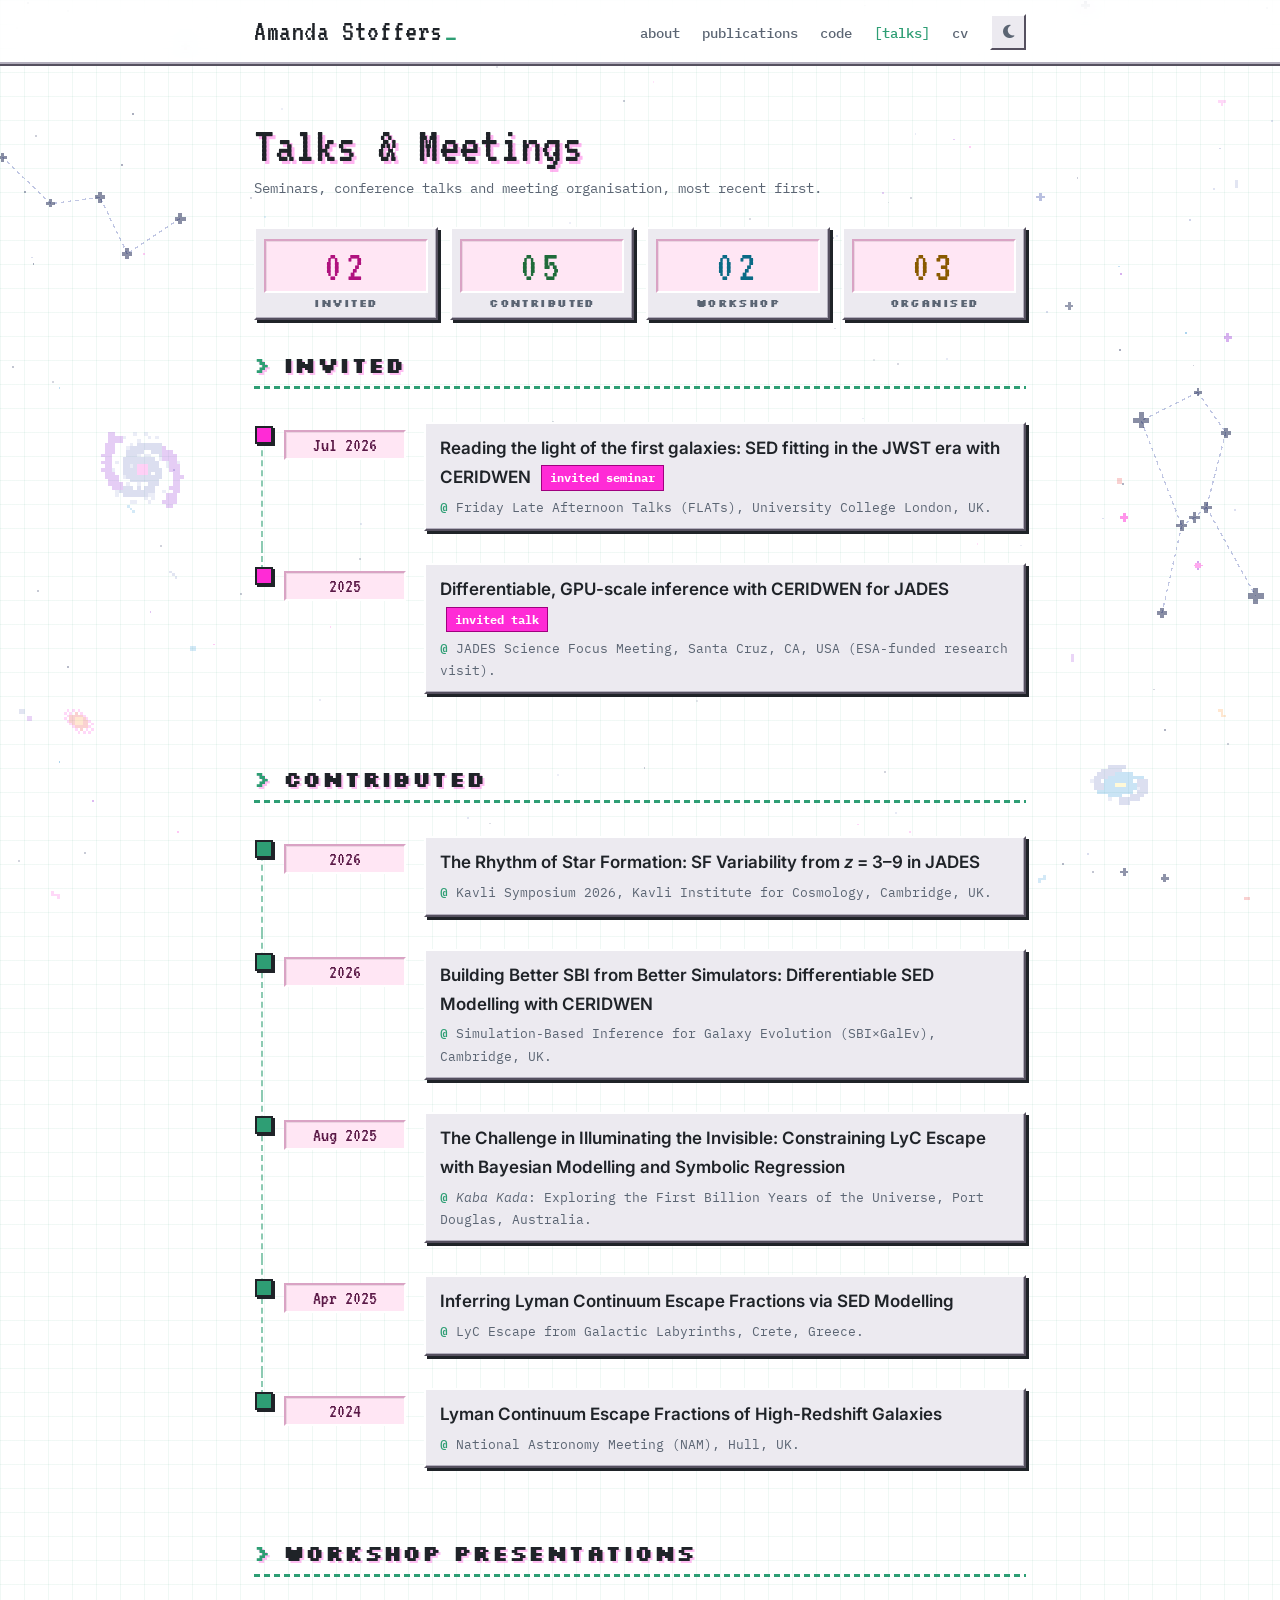
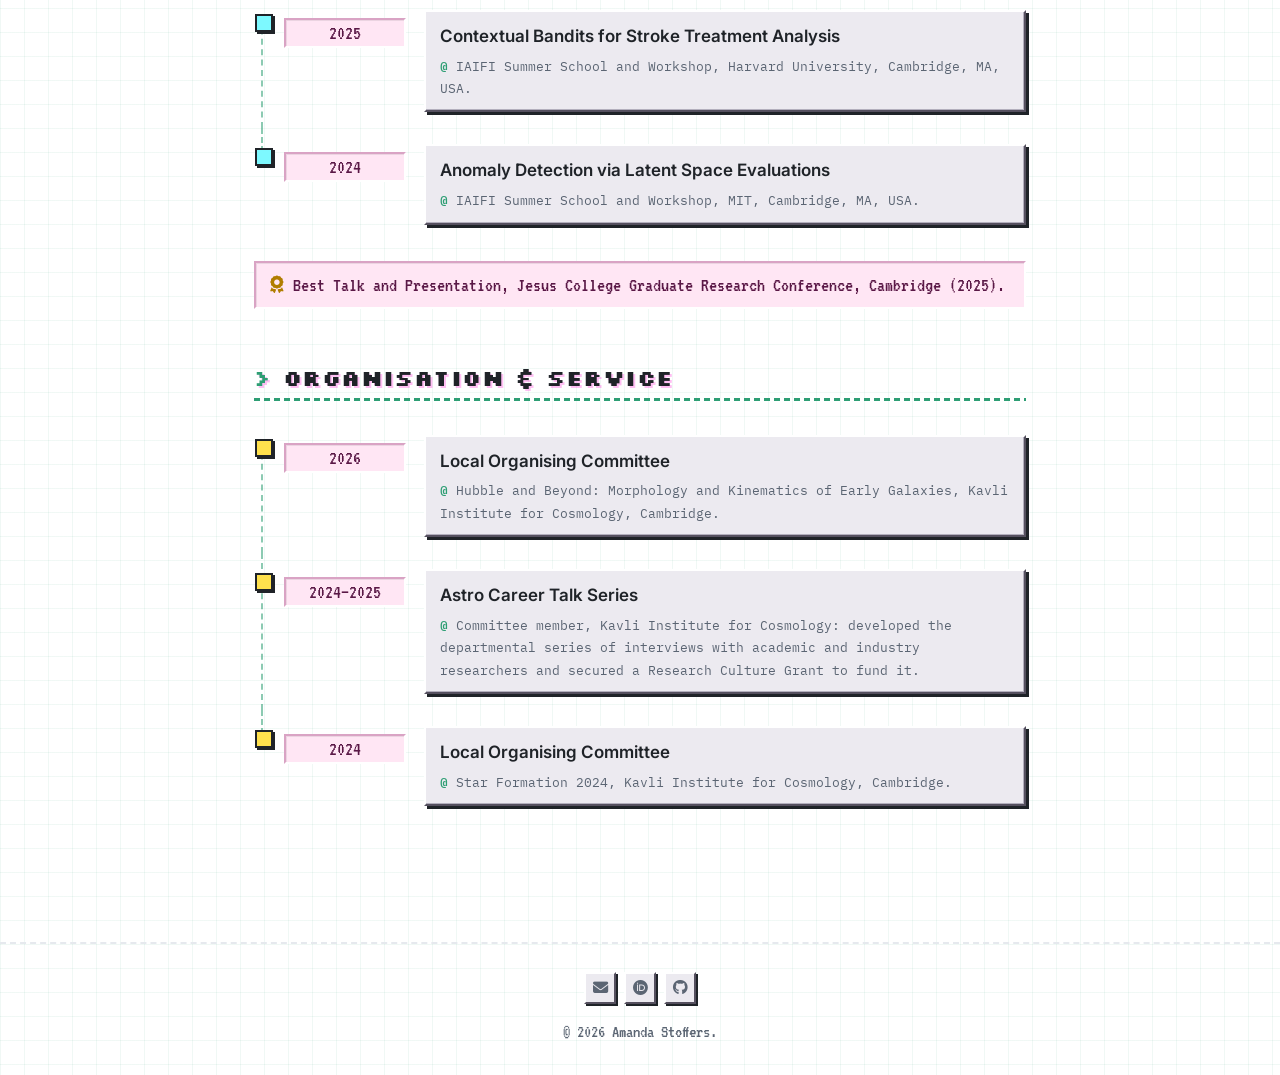
<file: talks.html>
<!DOCTYPE html>
<html lang="en">
<head>
  <meta charset="utf-8">
  <meta name="viewport" content="width=device-width, initial-scale=1, shrink-to-fit=no">
  <meta name="author" content="Amanda Stoffers">
  <meta name="description" content="Talks, conferences and meetings of Amanda Stoffers.">
  <title>Talks &amp; Meetings · Amanda Stoffers</title>
  <link rel="canonical" href="https://www.amanda-stoffers.de/talks.html">
  <meta property="og:title" content="Talks &amp; Meetings · Amanda Stoffers">
  <meta property="og:url" content="https://www.amanda-stoffers.de/talks.html">
  <link rel="preconnect" href="https://fonts.googleapis.com">
  <link rel="preconnect" href="https://fonts.gstatic.com" crossorigin>
  <link href="https://fonts.googleapis.com/css2?family=Inter:wght@400;500;600;700;800&family=IBM+Plex+Mono:wght@400;600&family=Silkscreen:wght@400;700&family=Press+Start+2P&family=VT323&display=swap" rel="stylesheet">
  <link rel="stylesheet" href="https://cdnjs.cloudflare.com/ajax/libs/font-awesome/6.5.2/css/all.min.css">
  <link rel="stylesheet" href="assets/css/main.css?v=20261011c">
  <link rel="stylesheet" href="assets/css/retro-touch.css?v=20261011c">
  <script src="assets/js/main.js?v=20261011c"></script>
</head>
<body>

  <nav class="nav">
    <div class="nav-inner">
      <a class="brand" href="index.html">Amanda Stoffers</a>
      <button class="nav-toggle" aria-label="Toggle menu"><i class="fa-solid fa-bars"></i></button>
      <ul class="nav-links">
        <li><a href="index.html">about</a></li>
        <li><a href="publications.html">publications</a></li>
        <li><a href="code.html">code</a></li>
        <li><a href="talks.html" class="active">talks</a></li>
        <li><a href="cv.html">cv</a></li>
        <li><button class="theme-toggle" aria-label="Toggle theme"><i class="fa-solid fa-moon"></i></button></li>
      </ul>
    </div>
  </nav>

  <main>
    <div class="wrap">
      <h1>Talks &amp; Meetings</h1>
      <p class="muted">Seminars, conference talks and meeting organisation, most recent first.</p>

      <div class="lcd-stats" aria-label="Summary of talks and meetings">
        <a class="lcd" href="#invited"><b data-count="invited">00</b><span>invited</span></a>
        <a class="lcd" href="#contributed"><b data-count="contributed">00</b><span>contributed</span></a>
        <a class="lcd" href="#workshop"><b data-count="workshop">00</b><span>workshop</span></a>
        <a class="lcd" href="#service"><b data-count="service">00</b><span>organised</span></a>
      </div>

      <section id="invited" data-kind="invited" style="margin-top:32px">
        <h2>Invited</h2>

        <div class="talk">
          <div class="talk-date">Jul 2026</div>
          <div class="talk-body">
            <p class="talk-title">Reading the light of the first galaxies: SED fitting in the JWST era with CERIDWEN
              <span class="tag">invited seminar</span></p>
            <p class="talk-where">Friday Late Afternoon Talks (FLATs), University College London, UK.</p>
          </div>
        </div>

        <div class="talk">
          <div class="talk-date">2025</div>
          <div class="talk-body">
            <p class="talk-title">Differentiable, GPU-scale inference with CERIDWEN for JADES
              <span class="tag">invited talk</span></p>
            <p class="talk-where">JADES Science Focus Meeting, Santa Cruz, CA, USA (ESA-funded research visit).</p>
          </div>
        </div>
      </section>

      <section id="contributed" data-kind="contributed">
        <h2>Contributed</h2>

        <div class="talk">
          <div class="talk-date">2026</div>
          <div class="talk-body">
            <p class="talk-title">The Rhythm of Star Formation: SF Variability from <em>z</em>&nbsp;=&nbsp;3&ndash;9 in JADES</p>
            <p class="talk-where">Kavli Symposium 2026, Kavli Institute for Cosmology, Cambridge, UK.</p>
          </div>
        </div>

        <div class="talk">
          <div class="talk-date">2026</div>
          <div class="talk-body">
            <p class="talk-title">Building Better SBI from Better Simulators: Differentiable SED Modelling with CERIDWEN</p>
            <p class="talk-where">Simulation-Based Inference for Galaxy Evolution (SBI&times;GalEv), Cambridge, UK.</p>
          </div>
        </div>

        <div class="talk">
          <div class="talk-date">Aug 2025</div>
          <div class="talk-body">
            <p class="talk-title">The Challenge in Illuminating the Invisible: Constraining LyC Escape with Bayesian
              Modelling and Symbolic Regression</p>
            <p class="talk-where"><em>Kaba Kada</em>: Exploring the First Billion Years of the Universe, Port Douglas,
              Australia.</p>
          </div>
        </div>

        <div class="talk">
          <div class="talk-date">Apr 2025</div>
          <div class="talk-body">
            <p class="talk-title">Inferring Lyman Continuum Escape Fractions via SED Modelling</p>
            <p class="talk-where">LyC Escape from Galactic Labyrinths, Crete, Greece.</p>
          </div>
        </div>

        <div class="talk">
          <div class="talk-date">2024</div>
          <div class="talk-body">
            <p class="talk-title">Lyman Continuum Escape Fractions of High-Redshift Galaxies</p>
            <p class="talk-where">National Astronomy Meeting (NAM), Hull, UK.</p>
          </div>
        </div>
      </section>

      <section id="workshop" data-kind="workshop">
        <h2>Workshop presentations</h2>

        <div class="talk">
          <div class="talk-date">2025</div>
          <div class="talk-body">
            <p class="talk-title">Contextual Bandits for Stroke Treatment Analysis</p>
            <p class="talk-where">IAIFI Summer School and Workshop, Harvard University, Cambridge, MA, USA.</p>
          </div>
        </div>

        <div class="talk">
          <div class="talk-date">2024</div>
          <div class="talk-body">
            <p class="talk-title">Anomaly Detection via Latent Space Evaluations</p>
            <p class="talk-where">IAIFI Summer School and Workshop, MIT, Cambridge, MA, USA.</p>
          </div>
        </div>

        <p class="award"><i class="fa-solid fa-award"></i>
          Best Talk and Presentation, Jesus College Graduate Research Conference, Cambridge (2025).</p>
      </section>

      <section id="service" data-kind="service">
        <h2>Organisation &amp; service</h2>

        <div class="talk">
          <div class="talk-date">2026</div>
          <div class="talk-body">
            <p class="talk-title">Local Organising Committee</p>
            <p class="talk-where">Hubble and Beyond: Morphology and Kinematics of Early Galaxies, Kavli Institute for
              Cosmology, Cambridge.</p>
          </div>
        </div>

        <div class="talk">
          <div class="talk-date">2024&ndash;2025</div>
          <div class="talk-body">
            <p class="talk-title">Astro Career Talk Series</p>
            <p class="talk-where">Committee member, Kavli Institute for Cosmology: developed the departmental series of
              interviews with academic and industry researchers and secured a Research Culture Grant to fund it.</p>
          </div>
        </div>

        <div class="talk">
          <div class="talk-date">2024</div>
          <div class="talk-body">
            <p class="talk-title">Local Organising Committee</p>
            <p class="talk-where">Star Formation 2024, Kavli Institute for Cosmology, Cambridge.</p>
          </div>
        </div>
      </section>

    </div>
  </main>

  <footer>
    <div class="wrap">
      <div class="social">
        <a href="mailto:aas208@cam.ac.uk" aria-label="Email"><i class="fa-solid fa-envelope"></i></a>
        <a href="https://orcid.org/0009-0009-5464-3558" aria-label="ORCID"><i class="fa-brands fa-orcid"></i></a>
        <a href="https://github.com/Espe13" aria-label="GitHub"><i class="fa-brands fa-github"></i></a>
      </div>
      &copy; <span id="year"></span> Amanda Stoffers.
    </div>
  </footer>
  <script>document.getElementById("year").textContent = new Date().getFullYear();</script>
  <script>
    // Fill the LCD counters from the entries on the page.
    document.querySelectorAll("[data-count]").forEach(function (el) {
      var n = document.querySelectorAll('section[data-kind="' + el.dataset.count + '"] .talk').length;
      el.textContent = String(n).padStart(2, "0");
    });
  </script>
</body>
</html>
</file>
<file: assets/css/main.css>
/* =========================================================
   Amanda Stoffers — personal academic site
   Clean minimal theme inspired by the al-folio layout.
   Accent: Cambridge blue. Light + dark mode.
   ========================================================= */

:root {
  /* Light mode: brighter Cambridge blue-green, deepened for legibility on white */
  --accent:        #2e9e74;
  --accent-soft:   #85b09a;   /* true Cambridge blue-green */
  --accent-hover:  #237a59;

  --bg:            #ffffff;
  --bg-soft:       #f6f8fa;
  --text:          #1f2328;
  --text-muted:    #5b6573;
  --border:        #e6e9ee;
  --card:          #ffffff;
  --shadow:        0 1px 2px rgba(16,24,40,.06), 0 6px 24px rgba(16,24,40,.05);
  --nav-bg:        rgba(255,255,255,.78);

  --maxw:          820px;
  --radius:        12px;
  --font-sans: "Inter", -apple-system, BlinkMacSystemFont, "Segoe UI", Roboto, Helvetica, Arial, sans-serif;
  --font-head: "Inter", -apple-system, BlinkMacSystemFont, "Segoe UI", Roboto, sans-serif;
}

/* ---- Night-sky theme (default) ---- */
html[data-theme="dark"] {
  --accent:        #8ce0b0;   /* brighter Cambridge blue-green */
  --accent-soft:   #85b09a;
  --accent-hover:  #b6f0d2;

  --bg:            #050711;   /* deep space */
  --bg-soft:       #0c1020;
  --text:          #e8eef6;
  --text-muted:    #93a0b4;
  --border:        rgba(140,224,176,.16);
  --card:          rgba(255,255,255,.035);
  --shadow:        0 1px 2px rgba(0,0,0,.5), 0 10px 34px rgba(0,0,0,.45);
  --nav-bg:        rgba(5,7,17,.6);
}

/* Starfield canvas sits behind everything (dark theme only) */
#stars {
  position: fixed;
  inset: 0;
  width: 100%; height: 100%;
  z-index: -1;
  display: none;
  pointer-events: none;
}
html[data-theme="dark"] #stars { display: block; }
html[data-theme="dark"] body {
  background:
    radial-gradient(1200px 700px at 78% -8%, rgba(133,176,154,.10), transparent 60%),
    radial-gradient(900px 600px at 10% 110%, rgba(108,182,227,.08), transparent 60%),
    var(--bg);
  background-attachment: fixed;
}

* { box-sizing: border-box; }

html { scroll-behavior: smooth; }

body {
  margin: 0;
  font-family: var(--font-sans);
  font-size: 17px;
  line-height: 1.7;
  color: var(--text);
  background: var(--bg);
  -webkit-font-smoothing: antialiased;
  text-rendering: optimizeLegibility;
  transition: background .25s ease, color .25s ease;
}

/* ---------- Layout ---------- */
.wrap {
  max-width: var(--maxw);
  margin: 0 auto;
  padding: 0 24px;
}

main { padding: 120px 0 64px; min-height: 70vh; }

section { margin-bottom: 56px; }

/* ---------- Navbar ---------- */
.nav {
  position: fixed;
  top: 0; left: 0; right: 0;
  z-index: 100;
  background: var(--nav-bg);
  backdrop-filter: saturate(180%) blur(12px);
  -webkit-backdrop-filter: saturate(180%) blur(12px);
  border-bottom: 1px solid var(--border);
}
.nav-inner {
  max-width: var(--maxw);
  margin: 0 auto;
  padding: 14px 24px;
  display: flex;
  align-items: center;
  justify-content: space-between;
}
.brand {
  font-family: var(--font-head);
  font-weight: 700;
  font-size: 1.15rem;
  letter-spacing: -.01em;
  color: var(--text);
  text-decoration: none;
}
.brand:hover { color: var(--accent); }

.nav-links {
  display: flex;
  align-items: center;
  gap: 22px;
  list-style: none;
  margin: 0; padding: 0;
}
.nav-links a {
  color: var(--text-muted);
  text-decoration: none;
  font-size: .96rem;
  font-weight: 500;
  transition: color .15s ease;
}
.nav-links a:hover,
.nav-links a.active { color: var(--accent); }

.theme-toggle {
  background: none;
  border: 1px solid var(--border);
  color: var(--text-muted);
  width: 36px; height: 36px;
  border-radius: 50%;
  cursor: pointer;
  display: inline-flex;
  align-items: center; justify-content: center;
  font-size: .95rem;
  transition: all .2s ease;
}
.theme-toggle:hover { color: var(--accent); border-color: var(--accent); }

.nav-toggle {
  display: none;
  background: none; border: none;
  color: var(--text);
  font-size: 1.3rem; cursor: pointer;
}

/* ---------- Typography ---------- */
h1, h2, h3 { font-family: var(--font-head); line-height: 1.2; letter-spacing: -.02em; }
h1 { font-size: 2.5rem; font-weight: 800; margin: 0 0 .1em; }
h2 {
  font-size: 1.5rem; font-weight: 700; margin: 0 0 .8em;
  padding-bottom: .35em; border-bottom: 1px solid var(--border);
}
h3 { font-size: 1.12rem; font-weight: 700; margin: 0 0 .3em; }
p { margin: 0 0 1.1em; }
a { color: var(--accent); text-decoration: none; }
a:hover { color: var(--accent-hover); text-decoration: underline; }
.muted { color: var(--text-muted); }

/* ---------- Home header ---------- */
.intro { display: flex; gap: 36px; align-items: flex-start; }
.intro-text { flex: 1 1 auto; }
.affil { font-size: 1.05rem; color: var(--text-muted); margin: .2em 0 1.4em; }

.profile {
  flex: 0 0 220px;
  width: 220px;
}
.profile img {
  width: 100%;
  border-radius: var(--radius);
  display: block;
  box-shadow: var(--shadow);
}
.profile .ph {
  width: 100%; aspect-ratio: 4/5;
  border-radius: var(--radius);
  background:
    linear-gradient(135deg, var(--accent-soft), var(--accent));
  display: flex; align-items: center; justify-content: center;
  color: #fff; font-size: .8rem; text-align: center; padding: 16px;
  box-shadow: var(--shadow);
}
.profile figcaption { font-size: .82rem; color: var(--text-muted); margin-top: 8px; text-align: center; }

/* Inline photo inside the bio (e.g. rowing) — full text-column width */
.inline-photo { margin: 6px 0 22px; width: 100%; }
.inline-photo img {
  width: 100%; max-height: 460px; object-fit: cover;
  border-radius: var(--radius); display: block; box-shadow: var(--shadow);
}
.inline-photo figcaption { font-size: .82rem; color: var(--text-muted); margin-top: 8px; }

/* ---------- Social icons ---------- */
.social { display: flex; gap: 16px; margin: 22px 0 26px; font-size: 1.25rem; }
.social a { color: var(--text-muted); transition: color .15s ease, transform .15s ease; }
.social a:hover { color: var(--accent); transform: translateY(-2px); }

/* ---------- Buttons ---------- */
.btn-row { display: flex; gap: 12px; flex-wrap: wrap; margin-top: 4px; }
.btn {
  display: inline-flex; align-items: center; gap: 8px;
  padding: 9px 16px;
  border-radius: 8px;
  font-weight: 600; font-size: .95rem;
  border: 1px solid var(--accent);
  text-decoration: none;
  transition: all .15s ease;
}
.btn-primary { background: var(--accent); color: #fff; }
.btn-primary:hover { background: var(--accent-hover); border-color: var(--accent-hover); color:#fff; text-decoration: none; }
.btn-ghost { background: transparent; color: var(--accent); }
.btn-ghost:hover { background: var(--bg-soft); text-decoration: none; }

/* ---------- Publications / lists ---------- */
.pub { display: flex; gap: 18px; padding: 18px 0; border-bottom: 1px solid var(--border); }
.pub:last-child { border-bottom: none; }
.pub-year {
  flex: 0 0 64px;
  font-weight: 700; color: var(--accent);
  font-variant-numeric: tabular-nums;
}
.pub-body { flex: 1 1 auto; }
.pub-title { font-weight: 700; margin: 0 0 3px; }
.pub-authors { color: var(--text-muted); font-size: .95rem; margin: 0 0 4px; }
.pub-authors .me { color: var(--text); font-weight: 600; }
.pub-venue { font-size: .92rem; font-style: italic; color: var(--text-muted); margin: 0 0 8px; }
.tag {
  display: inline-block; font-size: .72rem; font-weight: 700;
  text-transform: uppercase; letter-spacing: .04em;
  padding: 2px 8px; border-radius: 999px; margin-left: 6px;
  background: var(--bg-soft); color: var(--text-muted);
  border: 1px solid var(--border); vertical-align: middle;
}
.links-inline a { font-size: .9rem; margin-right: 14px; font-weight: 600; }

/* ---------- Cards (code/projects) ---------- */
.card {
  background: var(--card);
  border: 1px solid var(--border);
  border-radius: var(--radius);
  padding: 22px 24px;
  margin-bottom: 18px;
  box-shadow: var(--shadow);
  transition: transform .15s ease, box-shadow .15s ease;
}
.card:hover { transform: translateY(-2px); }
.card h3 { display: flex; align-items: center; gap: 10px; }
.card .repo { font-size: .9rem; color: var(--text-muted); font-weight: 500; }
.card .meta { font-size: .85rem; color: var(--text-muted); margin-top: 12px; }
.pill {
  display: inline-block; font-size: .75rem; font-weight: 600;
  padding: 2px 9px; border-radius: 999px; margin: 0 6px 6px 0;
  background: rgba(46,158,116,.10); color: var(--accent);
  border: 1px solid rgba(46,158,116,.28);
}
html[data-theme="dark"] .pill { background: rgba(140,224,176,.10); border-color: rgba(140,224,176,.30); }

/* ---------- Talks ---------- */
.talk { display: flex; gap: 18px; padding: 16px 0; border-bottom: 1px solid var(--border); }
.talk:last-child { border-bottom: none; }
.talk-date { flex: 0 0 110px; color: var(--text-muted); font-size: .9rem; }
.talk-body { flex: 1 1 auto; }
.talk-title { font-weight: 600; }
.talk-where { color: var(--text-muted); font-size: .92rem; }

/* ---------- CV ---------- */
.pdf-frame {
  width: 100%; height: 80vh;
  border: 1px solid var(--border); border-radius: var(--radius);
  box-shadow: var(--shadow);
}
.note {
  background: var(--bg-soft); border: 1px dashed var(--border);
  border-radius: 8px; padding: 12px 16px; font-size: .9rem; color: var(--text-muted);
  margin-bottom: 22px;
}

/* ---------- Footer ---------- */
footer {
  border-top: 1px solid var(--border);
  padding: 28px 0;
  color: var(--text-muted);
  font-size: .88rem;
  text-align: center;
}
footer .social { justify-content: center; font-size: 1.1rem; margin: 0 0 12px; }

/* ---------- Responsive ---------- */
@media (max-width: 680px) {
  body { font-size: 16px; }
  h1 { font-size: 2rem; }
  main { padding: 100px 0 48px; }
  .intro { flex-direction: column-reverse; align-items: center; text-align: center; }
  .profile { flex-basis: 180px; width: 180px; }
  .social { justify-content: center; }
  .btn-row { justify-content: center; }
  .pub, .talk { flex-direction: column; gap: 4px; }
  .pub-year { flex-basis: auto; }
  .talk-date { flex-basis: auto; }

  .nav-links {
    position: fixed; top: 64px; right: 0;
    flex-direction: column; align-items: flex-start;
    background: var(--bg); border: 1px solid var(--border);
    border-radius: 0 0 0 12px;
    padding: 16px 22px; gap: 14px;
    transform: translateX(110%); transition: transform .25s ease;
    box-shadow: var(--shadow);
  }
  .nav-links.open { transform: translateX(0); }
  .nav-toggle { display: inline-block; }
}

/* ---------- Explore cards + news (index) ---------- */
.explore { display: grid; grid-template-columns: 1fr 1fr; gap: 14px; margin: 22px 0 8px; }
.explore-card {
  display: flex; gap: 14px; align-items: flex-start;
  background: var(--card); border: 1px solid var(--border); border-radius: var(--radius);
  padding: 16px 18px; box-shadow: var(--shadow); color: var(--text);
  transition: transform .15s ease, border-color .15s ease;
}
.explore-card:hover { transform: translateY(-2px); border-color: var(--accent); text-decoration: none; }
.explore-card > i { color: var(--accent); font-size: 1.3rem; margin-top: 3px; }
.explore-card strong { display: block; }
.explore-card .muted { display: block; font-size: .88rem; margin-top: 2px; }
.news { list-style: none; padding: 0; margin: 10px 0 24px; }
.news li { display: flex; gap: 16px; padding: 9px 0; border-bottom: 1px solid var(--border); font-size: .96rem; }
.news li:last-child { border-bottom: none; }
.news-date { flex: 0 0 78px; color: var(--text-muted); font-size: .88rem; padding-top: 1px; }
.tag-new { background: rgba(46,158,116,.12); color: var(--accent); border-color: rgba(46,158,116,.35); }
@media (max-width: 680px) {
  .explore { grid-template-columns: 1fr; text-align: left; }
  .news { text-align: left; }
  .news li { flex-direction: column; gap: 2px; }
}

/* ---------- JADES manifold preview (index) ---------- */
.manifold-fig { margin: 18px 0 26px; }
.manifold-link {
  position: relative; display: block; width: 100%; aspect-ratio: 16 / 9;
  border: 1px solid var(--border); border-radius: var(--radius);
  background: var(--bg-soft); box-shadow: var(--shadow); overflow: hidden;
  transition: transform .15s ease, border-color .15s ease;
}
.manifold-link:hover { transform: translateY(-2px); border-color: var(--accent); text-decoration: none; }
.manifold-link canvas { position: absolute; inset: 0; width: 100%; height: 100%; display: block; }
.manifold-link .manifold-cta {
  position: absolute; right: 12px; bottom: 10px; font-size: .82rem; font-weight: 600;
  color: var(--accent); background: var(--nav-bg); padding: 3px 10px; border-radius: 999px;
  border: 1px solid var(--border); backdrop-filter: blur(6px); -webkit-backdrop-filter: blur(6px);
}
.manifold-link .manifold-fallback {
  position: absolute; inset: 0; display: flex; align-items: center; justify-content: center;
  color: var(--text-muted); font-size: .92rem;
}
.manifold-link.manifold-ready .manifold-fallback { display: none; }
.manifold-fig figcaption { font-size: .82rem; color: var(--text-muted); margin-top: 8px; }

/* ---------- Home sections ---------- */
.home-section { margin-top: 56px; }
.home-section h2 { margin-bottom: .9em; }
.lead-in { font-weight: 700; color: var(--text); }
.more-link { font-size: .95rem; }

/* ---------- Retro link to the CERIDWEN Ingredient Explorer ----------
   Same skin as the explorer's own header: a Windows-98 window with a
   starfield panel, the chrome pixel title, the cat and galaxy sprites
   and the green VT323 ticker. */
.retro-link {
  --r-face: #eceaf0; --r-hi: #ffffff; --r-lo: #b3afbd; --r-dk: #55505f; --r-hl: #f8f7fa; --r-drop: #1a0033;
  display: block; margin: 24px 0 28px; color: #e8e8ff; text-decoration: none;
  background: var(--r-face);
  border: 2px solid; border-color: var(--r-hi) var(--r-dk) var(--r-dk) var(--r-hi);
  box-shadow: inset -1px -1px 0 var(--r-lo), inset 1px 1px 0 var(--r-hl), 6px 6px 0 var(--r-drop);
  padding: 0 3px 3px;
  transition: transform .12s steps(2), box-shadow .12s steps(2);
}
html[data-theme="dark"] .retro-link {
  --r-face: #24212f; --r-hi: #5c5770; --r-lo: #2a2636; --r-dk: #0b0a10; --r-hl: #3d3950; --r-drop: #000000;
}
.retro-link:hover, .retro-link:focus-visible {
  color: #e8e8ff; text-decoration: none; transform: translate(-2px, -2px);
  box-shadow: inset -1px -1px 0 var(--r-lo), inset 1px 1px 0 var(--r-hl), 8px 8px 0 var(--r-drop);
}
.retro-link:active {
  transform: translate(4px, 4px);
  box-shadow: inset -1px -1px 0 var(--r-lo), inset 1px 1px 0 var(--r-hl), 2px 2px 0 var(--r-drop);
}
.retro-link:focus-visible { outline: 2px solid #ff7a00; outline-offset: 3px; }
.retro-link .rl-bar {
  display: flex; align-items: center; justify-content: space-between; gap: 8px;
  margin: 0 -3px 3px; padding: 3px 4px 3px 8px;
  background: linear-gradient(90deg, #000080, #1084d0); color: #fff;
  font: 700 12px/1.3 Tahoma, Verdana, "Segoe UI", sans-serif;
  white-space: nowrap; overflow: hidden;
}
.retro-link .rl-bar > span:first-child { overflow: hidden; text-overflow: ellipsis; }
.retro-link .rl-btns { display: flex; gap: 2px; flex: none; }
.retro-link .rl-btns span {
  width: 16px; height: 14px; background: var(--r-face); color: #000; text-align: center;
  font: 700 10px/12px Tahoma, sans-serif;
  border: 1px solid; border-color: var(--r-hi) var(--r-dk) var(--r-dk) var(--r-hi);
}
html[data-theme="dark"] .retro-link .rl-btns span { color: #ecebf5; }
.retro-link .rl-sky {
  position: relative; display: grid; gap: 10px; overflow: hidden;
  padding: 20px 14px 14px;
  background: #05031a url("[data-uri]") repeat; background-size: 192px 192px;
  border: 2px solid; border-color: var(--r-dk) var(--r-hi) var(--r-hi) var(--r-dk);
}
.retro-link .rl-ttl {
  display: grid; grid-template-columns: minmax(36px, 76px) minmax(0, 1fr) minmax(36px, 72px);
  gap: 12px; align-items: center; position: relative; z-index: 1;
}
.retro-link .rl-sprite { width: 100%; height: auto; display: block; }
.retro-link .rl-cat { animation: rl-headfloat 5s ease-in-out infinite; overflow: visible; }
.retro-link .rl-cat .pupils { animation: rl-look 7s ease-in-out infinite; }
.retro-link .rl-galaxy { animation: rl-spin 12s steps(24) infinite; }
.retro-link .rl-ptwrap { position: relative; display: block; min-width: 0; }
.retro-link .rl-ptitle {
  width: 100%; height: auto; display: block; image-rendering: pixelated;
  filter: drop-shadow(0 0 6px rgba(125, 249, 255, .45));
}
.retro-link .rl-shimmer {
  position: absolute; inset: 0; pointer-events: none;
  background: linear-gradient(110deg, rgba(255,255,255,0) 42%, rgba(255,255,255,.95) 50%, rgba(255,255,255,0) 58%) no-repeat;
  background-size: 250% 100%; background-position: 150% 0;
  -webkit-mask-image: url("../img/ceridwen-explorer-title-mask.svg"); mask-image: url("../img/ceridwen-explorer-title-mask.svg");
  -webkit-mask-size: 100% 100%; mask-size: 100% 100%;
  -webkit-mask-repeat: no-repeat; mask-repeat: no-repeat;
  animation: rl-shimmer 10s linear infinite;
}
.retro-link:hover .rl-shimmer { animation-duration: 2.5s; }
.retro-link .rl-spark { position: absolute; width: 15px; height: 15px; animation: rl-tw 1.8s steps(3) infinite; }
.retro-link .s0 { left: 16%; top: 8px; }
.retro-link .s1 { right: 20%; top: 14px; animation-delay: .6s; }
.retro-link .s2 { left: 54%; top: 2px; animation-delay: 1.2s; }
.retro-link .s3 { right: 2%; top: 4px; animation-delay: .3s; }
.retro-link .rl-ticker {
  display: block; overflow: hidden; white-space: nowrap; position: relative; z-index: 1;
  border: 2px solid; border-color: var(--r-lo) var(--r-hi) var(--r-hi) var(--r-lo);
  background: #000; color: #39ff14; font: 22px/1.1 "VT323", "Courier New", monospace; padding: 2px 0;
}
.retro-link .rl-ticker span { display: inline-block; padding-left: 100%; animation: rl-tick 36s linear infinite; }
.retro-link .rl-foot {
  display: flex; align-items: center; justify-content: space-between; gap: 14px; position: relative; z-index: 1;
}
.retro-link .rl-lede { color: #e8e8ff; font: 16px/1.5 "Times New Roman", Times, serif; }
.retro-link .rl-lede b { color: #ffe14d; font-weight: 700; }
.retro-link .rl-enter {
  flex: none; display: inline-block; padding: 8px 10px;
  font: 9px/1.2 "Press Start 2P", "Courier New", monospace; color: #000; background: #ffe14d;
  border: 2px solid; border-color: #fff8c2 #7a6200 #7a6200 #fff8c2; box-shadow: 3px 3px 0 #ff2bd6;
}
.retro-link:hover .rl-enter { animation: rl-blink 1s steps(1) infinite; }
/* Light theme: white panel, dark text, purple sparkles */
html:not([data-theme="dark"]) .retro-link .rl-sky { background: #ffffff; }
html:not([data-theme="dark"]) .retro-link .rl-lede { color: #000000; }
html:not([data-theme="dark"]) .retro-link .rl-lede b { color: #000080; }
html:not([data-theme="dark"]) .retro-link .rl-spark path:first-child { fill: #8a1bd1; }
html:not([data-theme="dark"]) .retro-link .rl-spark path:last-child { fill: #ff2bd6; }
html:not([data-theme="dark"]) .retro-link .rl-ptitle { filter: drop-shadow(0 0 4px rgba(138, 27, 209, .35)); }
@keyframes rl-headfloat { 0%, 100% { transform: translateY(0) rotate(-4deg); } 50% { transform: translateY(-8px) rotate(4deg); } }
@keyframes rl-look { 0%, 12% { transform: translateX(-1px); } 38%, 62% { transform: translateX(1px); } 88%, 100% { transform: translateX(-1px); } }
@keyframes rl-spin { to { transform: rotate(-360deg); } }
@keyframes rl-shimmer { 0%, 86% { background-position: 150% 0; } 100% { background-position: -50% 0; } }
@keyframes rl-tw { 0%, 100% { opacity: 0; } 50% { opacity: 1; } }
@keyframes rl-tick { to { transform: translateX(-100%); } }
@keyframes rl-blink { 50% { background: #ff2bd6; color: #fff; } }
@media (max-width: 680px) {
  .retro-link .rl-ttl { grid-template-columns: 30px minmax(0, 1fr) 28px; gap: 6px; }
  .retro-link .rl-ticker { font-size: 18px; }
  .retro-link .rl-foot { flex-direction: column; align-items: flex-start; text-align: left; }
  .retro-link .rl-lede { font-size: 15px; }
}
@media (prefers-reduced-motion: reduce) {
  .retro-link, .retro-link * { animation: none !important; transition: none !important; }
  .retro-link .rl-ticker span { padding-left: 8px; }
}
</file>
<file: assets/css/retro-touch.css>
/* =========================================================
   Retro touch: the site's retro skin, loaded after main.css on every page.
   Same layout, palette and content. Adds pixel and monospace
   type, bevelled Windows-98 style frames with title bars,
   hard pixel shadows, LCD date chips, a terminal cursor and
   faint scanlines.
   ========================================================= */

:root {
  --font-mono: "IBM Plex Mono", ui-monospace, "SFMono-Regular", Menlo, monospace;
  --font-pixel: "VT323", "Courier New", monospace;
  --font-chunky: "Silkscreen", "Courier New", monospace;
  --radius: 0px;
  --pink: #ff2bd6;
  /* bevel colours */
  --bv-hi: #ffffff; --bv-lo: #b3afbd; --bv-dk: #55505f; --bv-face: #eceaf0;
  --hard: #1f2328;
  --shadow: 4px 4px 0 rgba(31, 35, 40, .18);
  --bar: linear-gradient(90deg, #237a59, #2e9e74 55%, #85b09a);
}
html[data-theme="dark"] {
  --bv-hi: #5c5770; --bv-lo: #2a2636; --bv-dk: #000000; --bv-face: #1b1826;
  --hard: #000000;
  --shadow: 4px 4px 0 rgba(0, 0, 0, .7);
  --bar: linear-gradient(90deg, #12002b, #2a1a5e 45%, #237a59);
}

::selection { background: var(--pink); color: #ffffff; }

/* Light theme: faint graph paper. Dark theme: scanlines over the starfield. */
html:not([data-theme="dark"]) body {
  background-color: #ffffff;
  background-image:
    linear-gradient(rgba(46, 158, 116, .07) 1px, transparent 1px),
    linear-gradient(90deg, rgba(46, 158, 116, .07) 1px, transparent 1px);
  background-size: 24px 24px;
}
/* Light theme: a faint pixel sky behind the page (stars, Orion and Cassiopeia,
   three small galaxies in the margins), kept quiet behind the text column. */
html:not([data-theme="dark"]) body::before {
  content: ""; position: fixed; inset: 0; z-index: -1; pointer-events: none;
  background: url("../img/starchart-light.svg") center / cover no-repeat;
}
html[data-theme="dark"] body::after {
  content: ""; position: fixed; inset: 0; pointer-events: none; z-index: 200;
  background: repeating-linear-gradient(to bottom, rgba(255,255,255,.03) 0 1px, transparent 1px 3px);
}

/* ---------- Navbar ---------- */
.nav { border-bottom: 2px solid var(--bv-dk); box-shadow: inset 0 -2px 0 var(--bv-lo); }
.brand { font-family: var(--font-pixel); font-weight: 400; font-size: 1.85rem; letter-spacing: .02em; line-height: 1; }
.brand::after { content: "_"; color: var(--accent); margin-left: 2px; animation: rt-cursor 1.1s steps(1) infinite; }
@keyframes rt-cursor { 50% { opacity: 0; } }
.nav-links a { font-family: var(--font-mono); font-size: .88rem; }
.nav-links a.active::before { content: "["; }
.nav-links a.active::after { content: "]"; }
.theme-toggle {
  border-radius: 0; background: var(--bv-face);
  border: 2px solid; border-color: var(--bv-hi) var(--bv-dk) var(--bv-dk) var(--bv-hi);
}
.theme-toggle:active { border-color: var(--bv-dk) var(--bv-hi) var(--bv-hi) var(--bv-dk); }

/* ---------- Headings ---------- */
h1 {
  font-family: var(--font-pixel); font-weight: 400; font-size: 3.2rem; letter-spacing: .01em; line-height: 1;
  text-shadow: 3px 3px 0 rgba(255, 43, 214, .35);
}
h2 {
  font-family: var(--font-chunky); font-weight: 700; font-size: 1.35rem; letter-spacing: .02em;
  text-shadow: 2px 2px 0 rgba(255, 43, 214, .3);
  border-bottom: 0; padding-bottom: .5em;
  background: repeating-linear-gradient(90deg, var(--accent) 0 6px, transparent 6px 10px) left bottom / 100% 3px no-repeat;
}
h2::before { content: "> "; color: var(--accent); }
h3 { font-family: var(--font-mono); font-weight: 600; letter-spacing: 0; }
.affil { font-family: var(--font-mono); font-size: .92rem; }
.lead-in { font-family: var(--font-mono); font-size: .92em; }

/* Links: dotted underline, solid on hover */
main p a, .news a { text-decoration: underline dotted; text-underline-offset: 3px; }
main p a:hover, .news a:hover { text-decoration-style: solid; }

/* ---------- Window frames with title bars ---------- */
.profile, .manifold-fig, .inline-photo {
  background: var(--bv-face); padding: 0 3px 3px;
  border: 2px solid; border-color: var(--bv-hi) var(--bv-dk) var(--bv-dk) var(--bv-hi);
  box-shadow: inset -1px -1px 0 var(--bv-lo), 4px 4px 0 var(--hard);
}
.profile::before, .manifold-fig::before, .inline-photo::before {
  display: block; margin: 0 -3px 3px; padding: 2px 8px;
  background: var(--bar); color: #ffffff;
  font: 700 12px/1.4 Tahoma, Verdana, "Segoe UI", sans-serif; text-align: left;
  white-space: nowrap; overflow: hidden; text-overflow: ellipsis;
}
.profile::before { content: "profile.jpg"; }
.manifold-fig::before { content: "jades_manifold.exe"; }
.inline-photo::before { content: "may_bumps.jpg"; }
.profile img, .inline-photo img, .manifold-link {
  border-radius: 0; box-shadow: none;
  border: 2px solid; border-color: var(--bv-dk) var(--bv-hi) var(--bv-hi) var(--bv-dk);
}
.manifold-link:hover { transform: none; }
.profile figcaption, .inline-photo figcaption, .manifold-fig figcaption {
  font-family: var(--font-mono); font-size: .74rem; padding: 2px 6px 4px; margin-top: 4px;
}

/* ---------- Cards: bevelled panels with hard shadow ---------- */
.card, .explore-card {
  border-radius: 0; background: var(--bv-face);
  border: 2px solid; border-color: var(--bv-hi) var(--bv-dk) var(--bv-dk) var(--bv-hi);
  box-shadow: inset -1px -1px 0 var(--bv-lo), 4px 4px 0 var(--hard);
  transition: transform .1s steps(2), box-shadow .1s steps(2);
}
.card:hover, .explore-card:hover {
  transform: translate(-2px, -2px); border-color: var(--bv-hi) var(--bv-dk) var(--bv-dk) var(--bv-hi);
  box-shadow: inset -1px -1px 0 var(--bv-lo), 6px 6px 0 var(--accent);
}
.explore-card:active { transform: translate(3px, 3px); box-shadow: inset 1px 1px 0 var(--bv-lo), 1px 1px 0 var(--hard); }

/* ---------- Buttons: Windows-98 bevel ---------- */
.btn {
  border-radius: 0; font-family: var(--font-mono); font-size: .88rem;
  border: 2px solid; border-color: var(--bv-hi) var(--bv-dk) var(--bv-dk) var(--bv-hi);
  box-shadow: 3px 3px 0 var(--hard);
}
.btn-primary { border-color: #8ce0b0 #14513a #14513a #8ce0b0; }
.btn-ghost { background: var(--bv-face); }
.btn:hover { transform: translate(-1px, -1px); box-shadow: 4px 4px 0 var(--hard); }
.btn:active { transform: translate(3px, 3px); box-shadow: none; border-color: var(--bv-dk) var(--bv-hi) var(--bv-hi) var(--bv-dk); }

/* ---------- Social icons as small bevelled keys ---------- */
.social { gap: 8px; }
.social a {
  display: inline-grid; place-items: center; width: 38px; height: 38px; font-size: 1.05rem;
  background: var(--bv-face);
  border: 2px solid; border-color: var(--bv-hi) var(--bv-dk) var(--bv-dk) var(--bv-hi);
  box-shadow: 2px 2px 0 var(--hard);
}
.social a:hover { transform: translate(-1px, -1px); }
.social a:active { transform: translate(2px, 2px); box-shadow: none; border-color: var(--bv-dk) var(--bv-hi) var(--bv-hi) var(--bv-dk); }

/* ---------- News, publications, talks: LCD date chips ---------- */
.news-date {
  flex: 0 0 auto; align-self: flex-start; min-width: 82px; text-align: center;
  font: 20px/1 var(--font-pixel); color: #39ff14; background: #000000;
  padding: 3px 6px; border: 2px solid; border-color: var(--bv-dk) var(--bv-hi) var(--bv-hi) var(--bv-dk);
}
.pub-year, .talk-date { font-family: var(--font-pixel); font-size: 1.25rem; font-weight: 400; }
.news li, .pub, .talk { border-bottom-style: dashed; align-items: flex-start; }
.tag, .pill { border-radius: 0; font-family: var(--font-mono); text-transform: none; letter-spacing: 0; }
.manifold-link .manifold-cta { border-radius: 0; font-family: var(--font-mono); }

/* Chunky scrollbar */
html { scrollbar-color: var(--accent) var(--bv-face); }
::-webkit-scrollbar { width: 14px; }
::-webkit-scrollbar-track { background: var(--bv-face); }
::-webkit-scrollbar-thumb { background: var(--accent); border: 2px solid; border-color: var(--bv-hi) var(--bv-dk) var(--bv-dk) var(--bv-hi); }

footer { border-top: 2px dashed var(--border); font-family: var(--font-pixel); font-size: 1.15rem; }
footer .social a { width: 32px; height: 32px; font-size: .95rem; }

/* ---------- Subpage titles ---------- */
main > .wrap > h1 + .muted { font-family: var(--font-mono); font-size: .9rem; }
section[id] { scroll-margin-top: 84px; }

/* ---------- Code page: cards get a window title bar ---------- */
.card h3 {
  margin: -22px -24px 16px; padding: 5px 12px;
  background: var(--bar); color: #ffffff;
  font: 700 14px/1.4 Tahoma, Verdana, "Segoe UI", sans-serif; letter-spacing: 0;
}
.card h3 i { color: #ffffff !important; }
.card h3 .repo { color: rgba(255, 255, 255, .78); font: 400 12px var(--font-mono); }
.card .retro-link { margin-bottom: 4px; }

/* ---------- Publications: year as an LCD chip ---------- */
.pub-year {
  flex: 0 0 86px; width: 86px; align-self: flex-start; text-align: center; white-space: nowrap;
  font: 20px/1 var(--font-pixel); color: #39ff14; background: #000000;
  padding: 3px 6px; border: 2px solid; border-color: var(--bv-dk) var(--bv-hi) var(--bv-hi) var(--bv-dk);
}
.pub-title { font-weight: 700; }
.tag-new { background: #ffe14d !important; color: #e00000 !important; border-color: #e00000 !important;
  font: 8px/1.4 "Press Start 2P", monospace !important; padding: 3px 5px; animation: rt-blink 1.2s steps(1) infinite; }
@keyframes rt-blink { 50% { opacity: .35; } }

/* ---------- Talks: LCD counters ---------- */
.lcd-stats { display: grid; grid-template-columns: repeat(4, minmax(0, 1fr)); gap: 12px; margin: 26px 0 8px; }
.lcd {
  display: grid; justify-items: center; gap: 4px; padding: 10px 8px 8px; text-decoration: none;
  background: var(--bv-face); color: var(--text);
  border: 2px solid; border-color: var(--bv-hi) var(--bv-dk) var(--bv-dk) var(--bv-hi);
  box-shadow: inset -1px -1px 0 var(--bv-lo), 3px 3px 0 var(--hard);
  transition: transform .1s steps(2);
}
.lcd:hover { text-decoration: none; transform: translate(-1px, -1px); }
.lcd:active { transform: translate(2px, 2px); box-shadow: none; }
.lcd b {
  display: block; width: 100%; text-align: center; font: 400 44px/1 var(--font-pixel); letter-spacing: .08em;
  color: #39ff14; background: #000000; padding: 4px 0 2px; text-shadow: 0 0 6px rgba(57, 255, 20, .55);
  border: 2px solid; border-color: var(--bv-dk) var(--bv-hi) var(--bv-hi) var(--bv-dk);
}
.lcd span { font: 700 11px/1.2 var(--font-chunky); text-transform: uppercase; letter-spacing: .04em; color: var(--text-muted); }
.lcd:nth-child(1) b { color: #ff2bd6; text-shadow: 0 0 6px rgba(255, 43, 214, .55); }
.lcd:nth-child(3) b { color: #7df9ff; text-shadow: 0 0 6px rgba(125, 249, 255, .5); }
.lcd:nth-child(4) b { color: #ffe14d; text-shadow: 0 0 6px rgba(255, 225, 77, .5); }

/* ---------- Talks and publications: timeline with pixel nodes ---------- */
section[data-kind] :is(.talk, .pub) { position: relative; padding-left: 30px; border-bottom: 0; }
section[data-kind] :is(.talk, .pub)::before {
  content: ""; position: absolute; left: 7px; top: 0; bottom: 0;
  border-left: 2px dashed var(--accent); opacity: .55;
}
section[data-kind] :is(.talk, .pub):first-of-type::before { top: 24px; }
section[data-kind] :is(.talk, .pub):last-of-type::before { bottom: auto; height: 24px; }
section[data-kind] :is(.talk, .pub):only-of-type::before { display: none; }
section[data-kind] :is(.talk, .pub)::after {
  content: ""; position: absolute; left: 1px; top: 20px; width: 14px; height: 14px;
  background: var(--accent); border: 2px solid var(--hard); box-shadow: 2px 2px 0 var(--hard);
}
section[data-kind="invited"] .talk::after { background: #ff2bd6; }
section[data-kind="workshop"] .talk::after { background: #7df9ff; }
section[data-kind="service"] .talk::after { background: #ffe14d; }
section[data-kind="first"] .pub::after { background: #ff2bd6; }
section[data-kind="coauthor"] .pub::after { background: #7df9ff; }
section[data-kind="software"] .pub::after { background: #ffe14d; }
section[data-kind] :is(.talk-body, .pub-body) {
  padding: 10px 14px; background: var(--bv-face);
  border: 2px solid; border-color: var(--bv-hi) var(--bv-dk) var(--bv-dk) var(--bv-hi);
  box-shadow: inset -1px -1px 0 var(--bv-lo), 3px 3px 0 var(--hard);
  transition: transform .1s steps(2);
}
section[data-kind] :is(.talk, .pub):hover :is(.talk-body, .pub-body) { transform: translate(-2px, -2px); box-shadow: inset -1px -1px 0 var(--bv-lo), 5px 5px 0 var(--accent); }
section[data-kind] :is(.talk-title, .pub-title) { margin: 0 0 4px; }
section[data-kind] .talk-where { margin: 0; font-family: var(--font-mono); font-size: .82rem; }
section[data-kind] .talk-where::before { content: "@ "; color: var(--accent); font-weight: 600; }
.talk-date {
  flex: 0 0 122px; width: 122px; align-self: flex-start; margin-top: 8px; text-align: center; white-space: nowrap;
  font: 20px/1 var(--font-pixel); color: #39ff14; background: #000000;
  padding: 3px 6px; border: 2px solid; border-color: var(--bv-dk) var(--bv-hi) var(--bv-hi) var(--bv-dk);
}
section[data-kind] .pub-year { margin-top: 8px; }
section[data-kind] .pub-body .links-inline { margin: 6px 0 0; }
section[data-kind] .pub-venue { margin-bottom: 0; }
section[data-kind="invited"] .tag { background: #ff2bd6; color: #ffffff; border-color: #a0007f; }
.award {
  display: flex; align-items: center; gap: 10px; margin: 20px 0 0; padding: 10px 14px;
  background: #000000; color: #ffe14d; font: 20px/1.2 var(--font-pixel);
  border: 2px solid; border-color: var(--bv-dk) var(--bv-hi) var(--bv-hi) var(--bv-dk);
  box-shadow: 3px 3px 0 var(--hard);
}
.award i { color: #ffe14d; font-size: 1.1rem; text-shadow: 0 0 6px rgba(255, 225, 77, .6); }

/* ---------- Light theme: light pink displays instead of black ones ---------- */
html:not([data-theme="dark"]) :is(.news-date, .pub-year, .talk-date, .lcd b, .award) {
  background: #ffe6f4; color: #5a1846; text-shadow: none;
  border-color: #d9a3c4 #ffffff #ffffff #d9a3c4;
  box-shadow: inset 1px 1px 0 rgba(0, 0, 0, .08);
}
html:not([data-theme="dark"]) .lcd:nth-child(1) b { color: #b0127e; }
html:not([data-theme="dark"]) .lcd:nth-child(2) b { color: #1f6b3a; }
html:not([data-theme="dark"]) .lcd:nth-child(3) b { color: #0b6b86; }
html:not([data-theme="dark"]) .lcd:nth-child(4) b { color: #8a5a00; }
html:not([data-theme="dark"]) .award { color: #5a1846; box-shadow: 3px 3px 0 var(--hard); }
html:not([data-theme="dark"]) .award i { color: #b07d00; text-shadow: none; }

/* ---------- CV: PDF in a window ---------- */
.pdf-frame {
  border-radius: 0; border: 2px solid; border-color: var(--bv-dk) var(--bv-hi) var(--bv-hi) var(--bv-dk);
  box-shadow: 4px 4px 0 var(--hard);
}

@media (max-width: 680px) {
  .lcd-stats { grid-template-columns: repeat(2, minmax(0, 1fr)); }
  .lcd b { font-size: 36px; }
  .pub-year, .talk-date { flex: none; width: auto; min-width: 0; align-self: flex-start; margin-top: 0; }
  section[data-kind] .talk-date { margin-left: 0; }
}
@media (prefers-reduced-motion: reduce) {
  .tag-new { animation: none; }
}

@media (max-width: 680px) {
  h1 { font-size: 2.9rem; }
  .news-date { min-width: 0; }
}
@media (prefers-reduced-motion: reduce) {
  .brand::after { animation: none; }
}
</file>
<file: css/clean-blog.min.css>
/*!
 * Clean Blog v1.0.0 (http://startbootstrap.com)
 * Copyright 2014 Start Bootstrap
 * Licensed under Apache 2.0 (https://github.com/IronSummitMedia/startbootstrap/blob/gh-pages/LICENSE)
 */

body{font-family:Lora,'Times New Roman',serif;font-size:20px;color:#404040}p{line-height:1.5;margin:30px 0}p a{text-decoration:underline}h1,h2,h3,h4,h5,h6{font-family:'Open Sans','Helvetica Neue',Helvetica,Arial,sans-serif;font-weight:800}a{color:#404040}a:hover,a:focus{color:#0085a1}a img:hover,a img:focus{cursor:zoom-in}blockquote{color:gray;font-style:italic}hr.small{max-width:100px;margin:15px auto;border-width:4px;border-color:#fff}.navbar-custom{position:absolute;top:0;left:0;width:100%;z-index:3;font-family:'Open Sans','Helvetica Neue',Helvetica,Arial,sans-serif}.navbar-custom .navbar-brand{font-weight:800}.navbar-custom .nav li a{text-transform:uppercase;font-size:12px;font-weight:800;letter-spacing:1px}@media only screen and (min-width:768px){.navbar-custom{background:0 0;border-bottom:1px solid transparent}.navbar-custom .navbar-brand{color:#fff;padding:20px}.navbar-custom .navbar-brand:hover,.navbar-custom .navbar-brand:focus{color:rgba(255,255,255,.8)}.navbar-custom .nav li a{color:#fff;padding:20px}.navbar-custom .nav li a:hover,.navbar-custom .nav li a:focus{color:rgba(255,255,255,.8)}}@media only screen and (min-width:1170px){.navbar-custom{-webkit-transition:background-color .3s;-moz-transition:background-color .3s;transition:background-color .3s;-webkit-transform:translate3d(0,0,0);-moz-transform:translate3d(0,0,0);-ms-transform:translate3d(0,0,0);-o-transform:translate3d(0,0,0);transform:translate3d(0,0,0);-webkit-backface-visibility:hidden;backface-visibility:hidden}.navbar-custom.is-fixed{position:fixed;top:-61px;background-color:rgba(255,255,255,.9);border-bottom:1px solid #f2f2f2;-webkit-transition:-webkit-transform .3s;-moz-transition:-moz-transform .3s;transition:transform .3s}.navbar-custom.is-fixed .navbar-brand{color:#404040}.navbar-custom.is-fixed .navbar-brand:hover,.navbar-custom.is-fixed .navbar-brand:focus{color:#0085a1}.navbar-custom.is-fixed .nav li a{color:#404040}.navbar-custom.is-fixed .nav li a:hover,.navbar-custom.is-fixed .nav li a:focus{color:#0085a1}.navbar-custom.is-visible{-webkit-transform:translate3d(0,100%,0);-moz-transform:translate3d(0,100%,0);-ms-transform:translate3d(0,100%,0);-o-transform:translate3d(0,100%,0);transform:translate3d(0,100%,0)}}.intro-header{background-color:gray;background:no-repeat center center;background-attachment:scroll;-webkit-background-size:cover;-moz-background-size:cover;background-size:cover;-o-background-size:cover;margin-bottom:50px}.intro-header .site-heading,.intro-header .post-heading,.intro-header .page-heading{padding:100px 0 50px;color:#fff}@media only screen and (min-width:768px){.intro-header .site-heading,.intro-header .post-heading,.intro-header .page-heading{padding:150px 0}}.intro-header .site-heading,.intro-header .page-heading{text-align:center}.intro-header .site-heading h1,.intro-header .page-heading h1{margin-top:0;font-size:50px}.intro-header .site-heading .subheading,.intro-header .page-heading .subheading{font-size:24px;line-height:1.1;display:block;font-family:'Open Sans','Helvetica Neue',Helvetica,Arial,sans-serif;font-weight:300;margin:10px 0 0}@media only screen and (min-width:768px){.intro-header .site-heading h1,.intro-header .page-heading h1{font-size:80px}}.intro-header .post-heading h1{font-size:35px}.intro-header .post-heading .subheading,.intro-header .post-heading .meta{line-height:1.1;display:block}.intro-header .post-heading .subheading{font-family:'Open Sans','Helvetica Neue',Helvetica,Arial,sans-serif;font-size:24px;margin:10px 0 30px;font-weight:600}.intro-header .post-heading .meta{font-family:Lora,'Times New Roman',serif;font-style:italic;font-weight:300;font-size:20px}.intro-header .post-heading .meta a{color:#fff}@media only screen and (min-width:768px){.intro-header .post-heading h1{font-size:55px}.intro-header .post-heading .subheading{font-size:30px}}.post-preview>a{color:#404040}.post-preview>a:hover,.post-preview>a:focus{text-decoration:none;color:#0085a1}.post-preview>a>.post-title{font-size:30px;margin-top:30px;margin-bottom:10px}.post-preview>a>.post-subtitle{margin:0;font-weight:300;margin-bottom:10px}.post-preview>.post-meta{color:gray;font-size:18px;font-style:italic;margin-top:0}.post-preview>.post-meta>a{text-decoration:none;color:#404040}.post-preview>.post-meta>a:hover,.post-preview>.post-meta>a:focus{color:#0085a1;text-decoration:underline}@media only screen and (min-width:768px){.post-preview>a>.post-title{font-size:36px}}.section-heading{font-size:36px;margin-top:60px;font-weight:700}.caption{text-align:center;font-size:14px;padding:10px;font-style:italic;margin:0;display:block;border-bottom-right-radius:5px;border-bottom-left-radius:5px}footer{padding:50px 0 65px}footer .list-inline{margin:0;padding:0}footer .copyright{font-size:14px;text-align:center;margin-bottom:0}.floating-label-form-group{font-size:14px;position:relative;margin-bottom:0;padding-bottom:.5em;border-bottom:1px solid #eee}.floating-label-form-group input,.floating-label-form-group textarea{z-index:1;position:relative;padding-right:0;padding-left:0;border:none;border-radius:0;font-size:1.5em;background:0 0;box-shadow:none!important;resize:none}.floating-label-form-group label{display:block;z-index:0;position:relative;top:2em;margin:0;font-size:.85em;line-height:1.764705882em;vertical-align:middle;vertical-align:baseline;opacity:0;-webkit-transition:top .3s ease,opacity .3s ease;-moz-transition:top .3s ease,opacity .3s ease;-ms-transition:top .3s ease,opacity .3s ease;transition:top .3s ease,opacity .3s ease}.floating-label-form-group::not(:first-child){padding-left:14px;border-left:1px solid #eee}.floating-label-form-group-with-value label{top:0;opacity:1}.floating-label-form-group-with-focus label{color:#0085a1}form .row:first-child .floating-label-form-group{border-top:1px solid #eee}.btn{font-family:'Open Sans','Helvetica Neue',Helvetica,Arial,sans-serif;text-transform:uppercase;font-size:14px;font-weight:800;letter-spacing:1px;border-radius:0;padding:15px 25px}.btn-lg{font-size:16px;padding:25px 35px}.btn-default:hover,.btn-default:focus{background-color:#0085a1;border:1px solid #0085a1;color:#fff}.pager{margin:20px 0 0}.pager li>a,.pager li>span{font-family:'Open Sans','Helvetica Neue',Helvetica,Arial,sans-serif;text-transform:uppercase;font-size:14px;font-weight:800;letter-spacing:1px;padding:15px 25px;background-color:#fff;border-radius:0}.pager li>a:hover,.pager li>a:focus{color:#fff;background-color:#0085a1;border:1px solid #0085a1}.pager .disabled>a,.pager .disabled>a:hover,.pager .disabled>a:focus,.pager .disabled>span{color:gray;background-color:#404040;cursor:not-allowed}::-moz-selection{color:#fff;text-shadow:none;background:#0085a1}::selection{color:#fff;text-shadow:none;background:#0085a1}img::selection{color:#fff;background:0 0}img::-moz-selection{color:#fff;background:0 0}body{webkit-tap-highlight-color:#0085a1}
</file>
